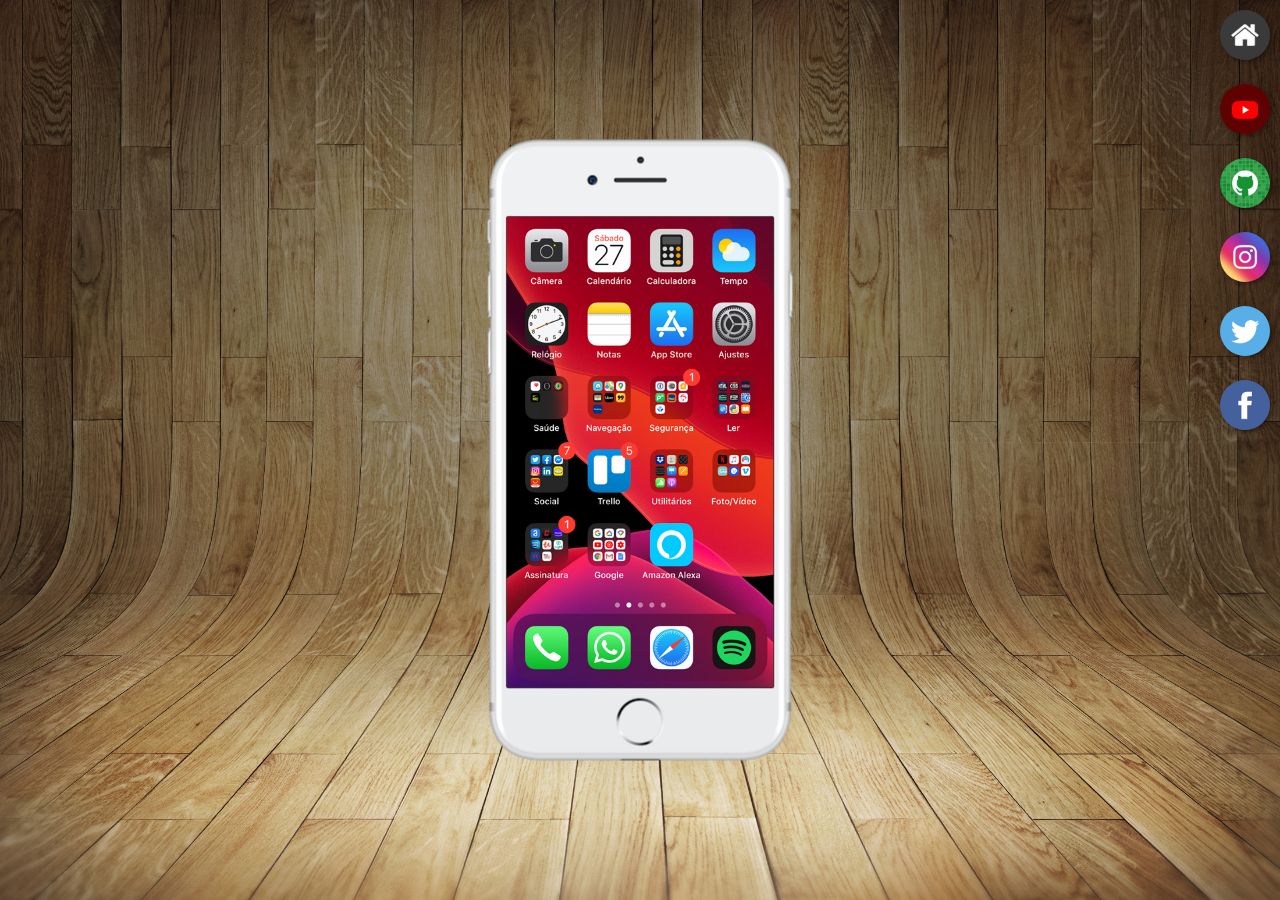
<file: index.html>
<!DOCTYPE html>
<html lang="pt-BR">
<head>
    <meta charset="UTF-8">
    <meta http-equiv="X-UA-Compatible" content="IE=edge">
    <meta name="viewport" content="width=device-width, initial-scale=1.0">
    <title>Projeto Redes Sociais</title>
    <link rel="shortcut icon" href="favicon.ico" type="image/x-icon">
    <link rel="stylesheet" href="estilos/style.css">
    
</head>
<body>

    <main>
        <section id="telefone">
            <iframe src="home.html" frameborder="0" name="tela" id="tela">Seu navegador não é compatível</iframe>
        </section>

        <section id="redes-sociais">

            <a href="home.html" target="tela"><img src="imagens/logo-home.jpg" alt=""></a><br>

            <a href="youtube.html" target="tela"><img src="imagens/logo-youtube.jpg" alt=""></a><br>

            <a href="github.html" target="tela"><img src="imagens/logo-github.jpg" alt=""></a><br>

            <a href="insta.html" target="tela"><img src="imagens/logo-instagram.jpg" alt=""></a><br>

            <a href="twitter.html" target="tela"><img src="imagens/logo-twitter.jpg" alt=""></a><br>

            <a href="facebook.html" target="tela"><img src="imagens/logo-facebook.jpg" alt=""></a>

        </section>

    </main>

        
</body>


</html>
</file>
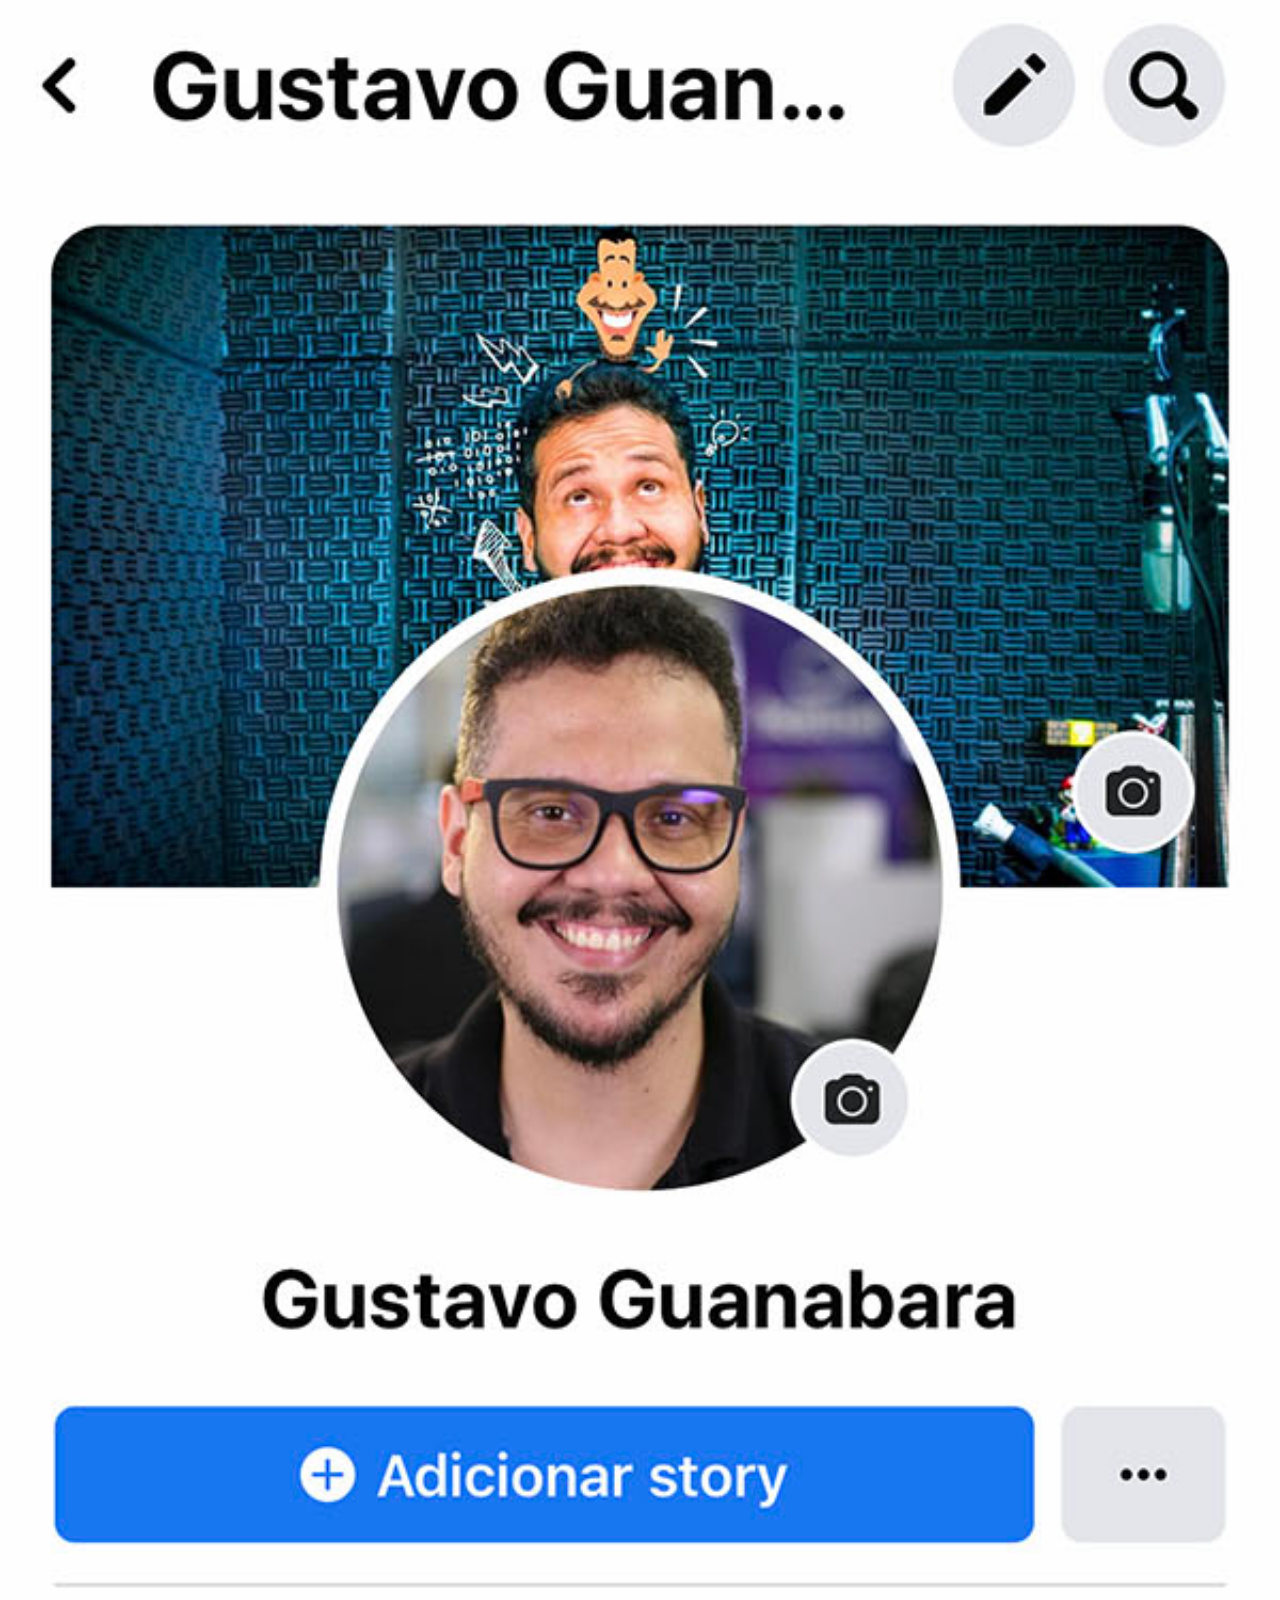
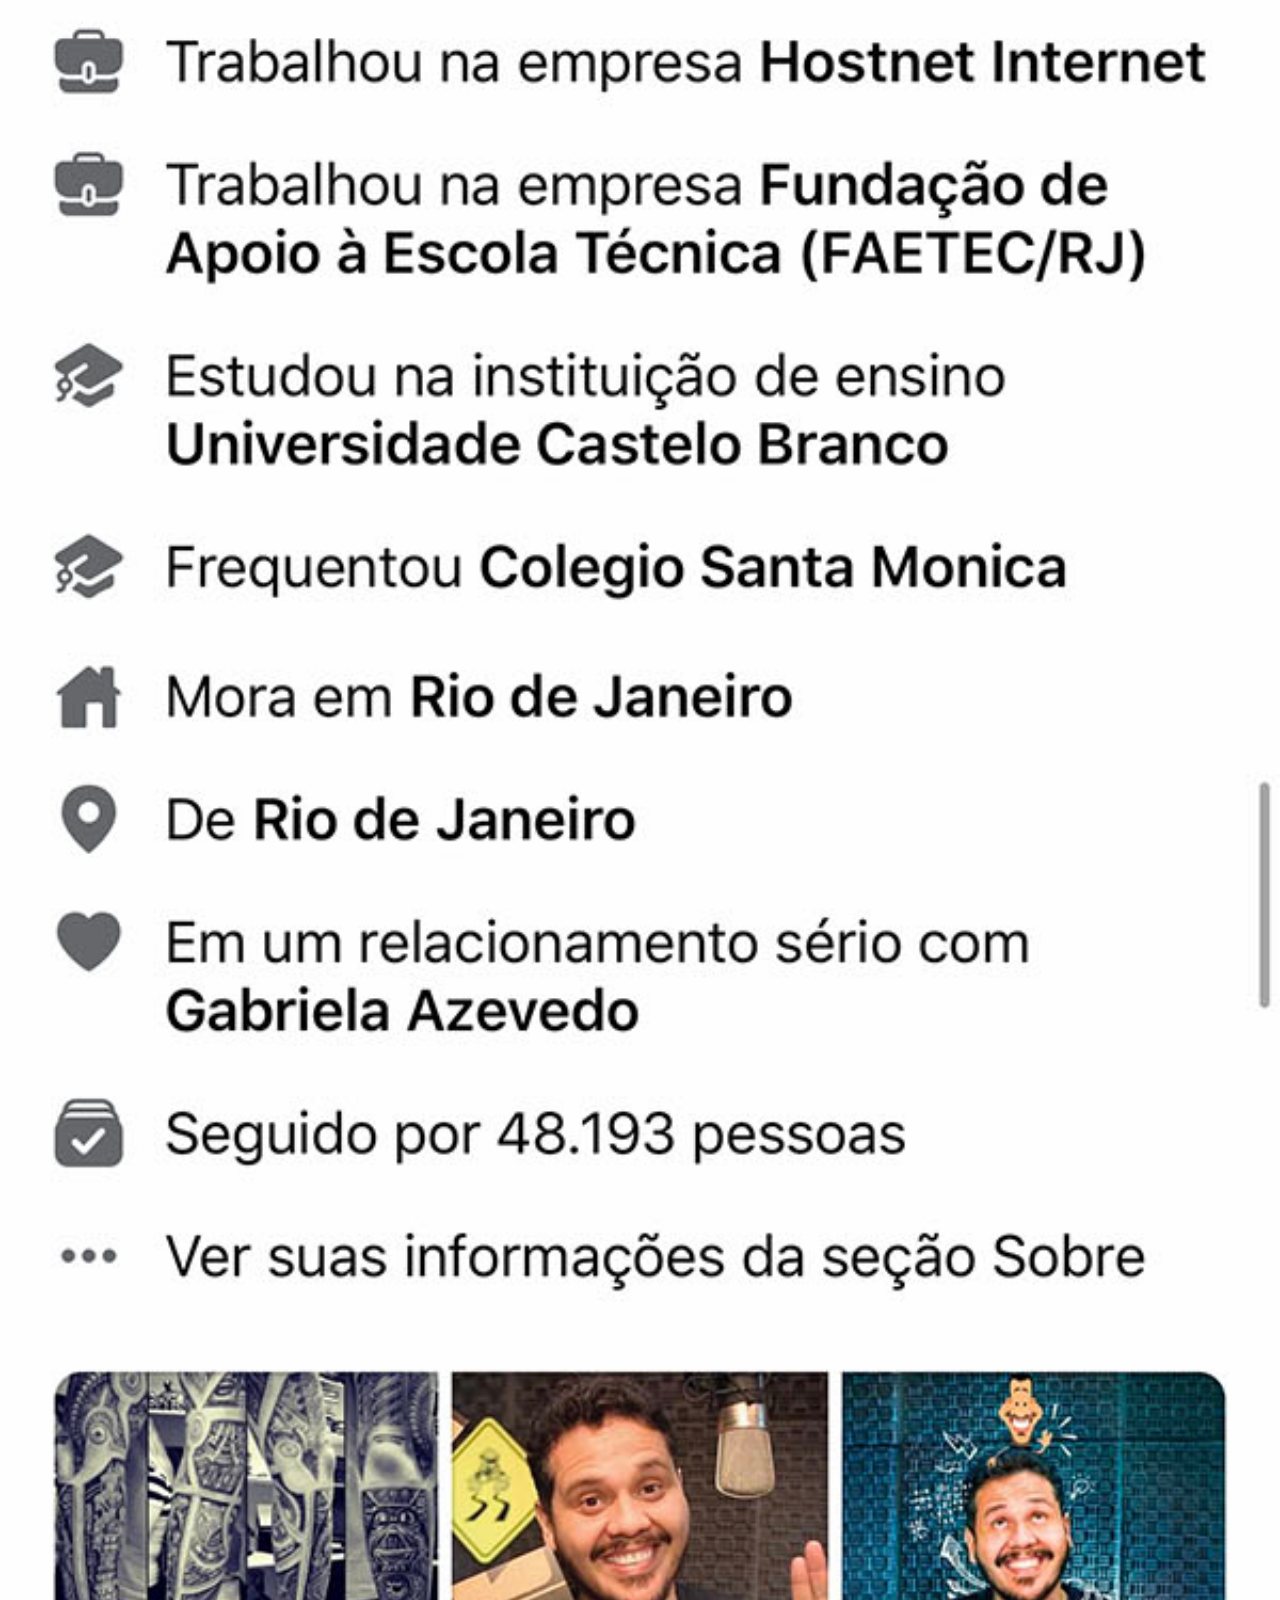
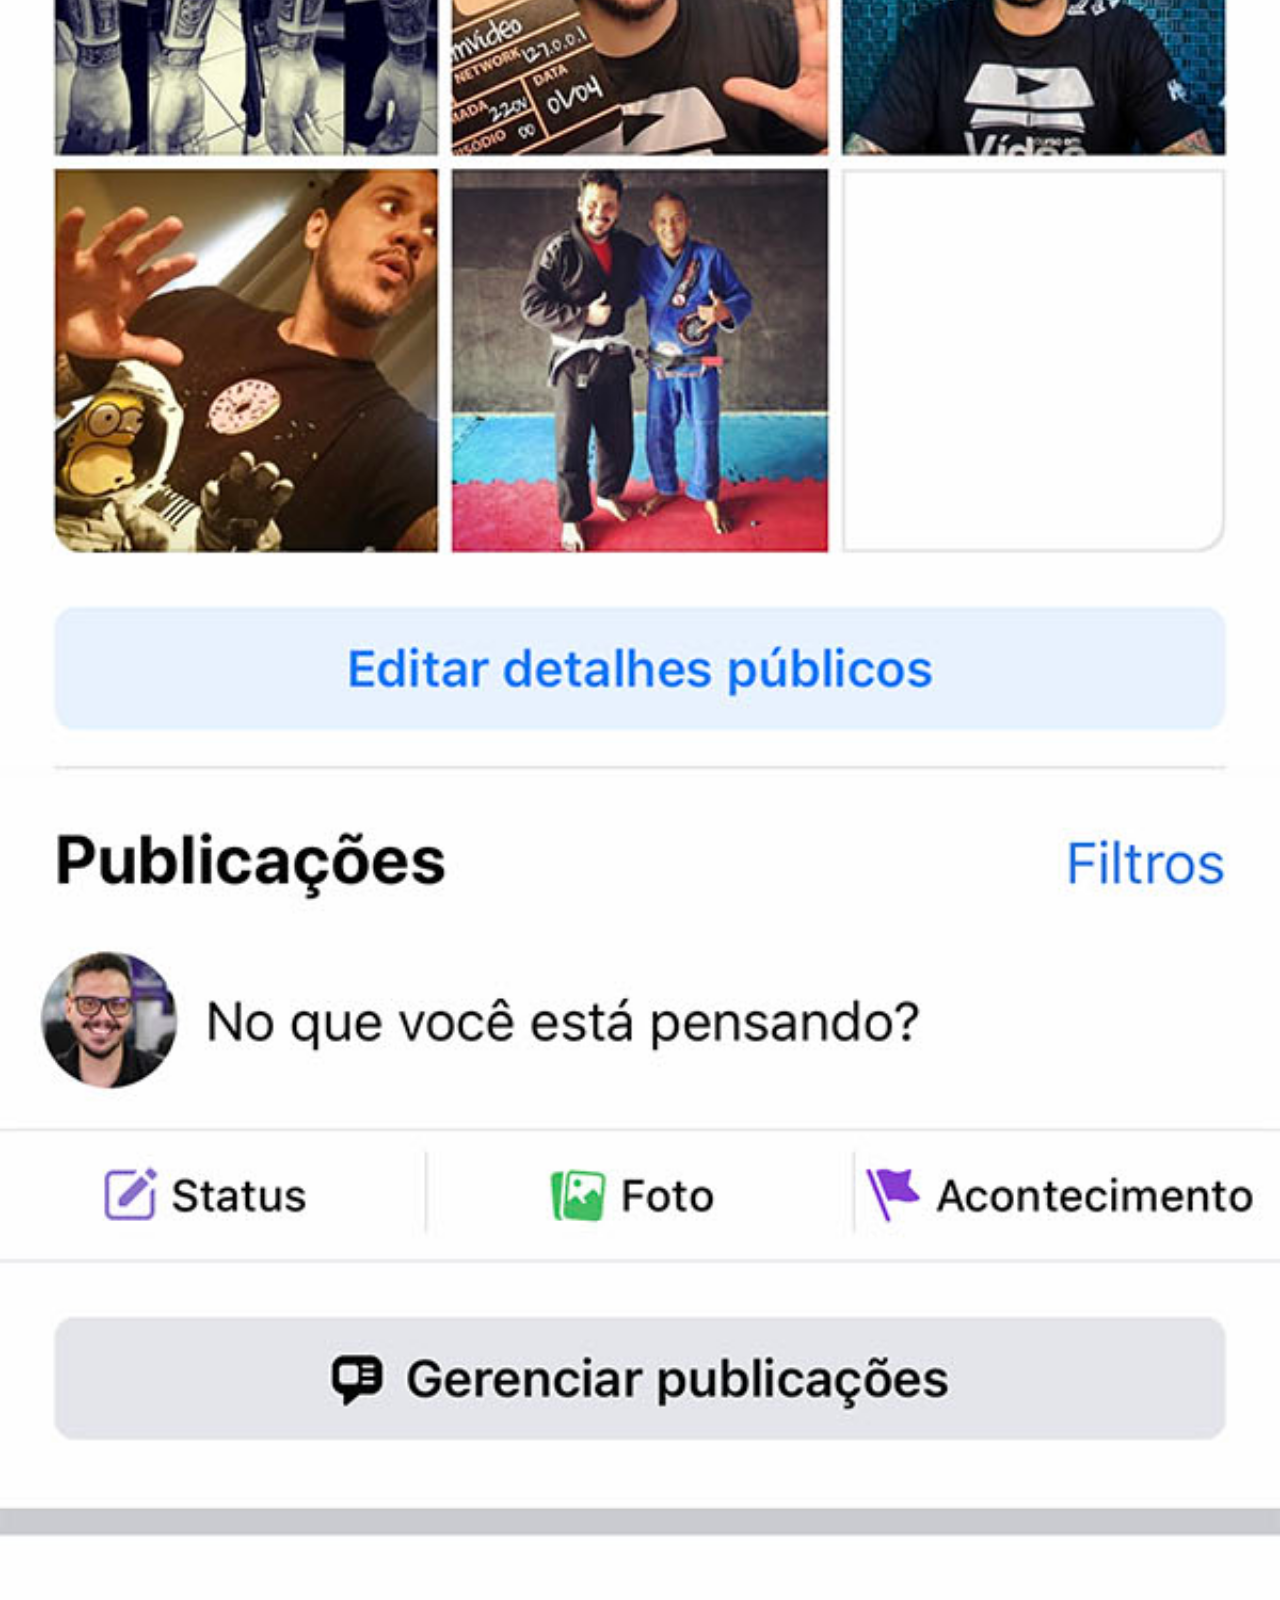
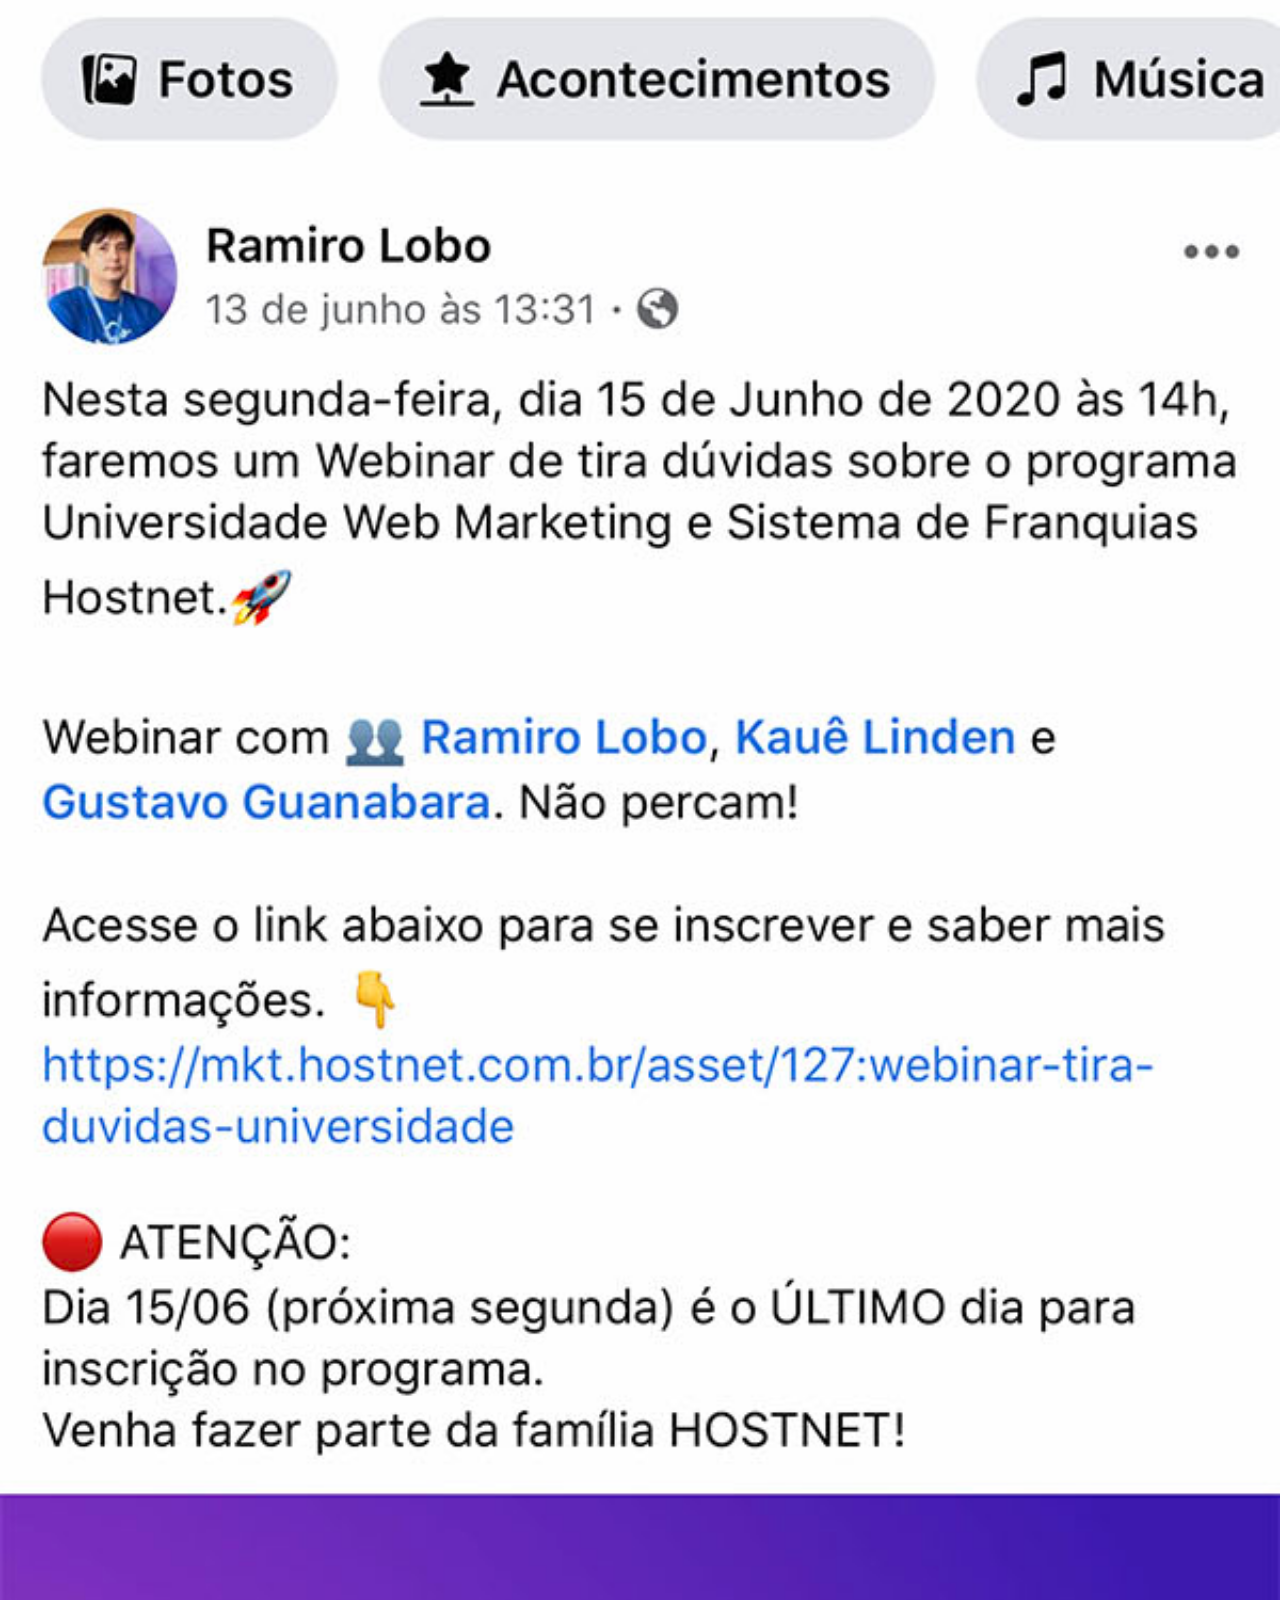
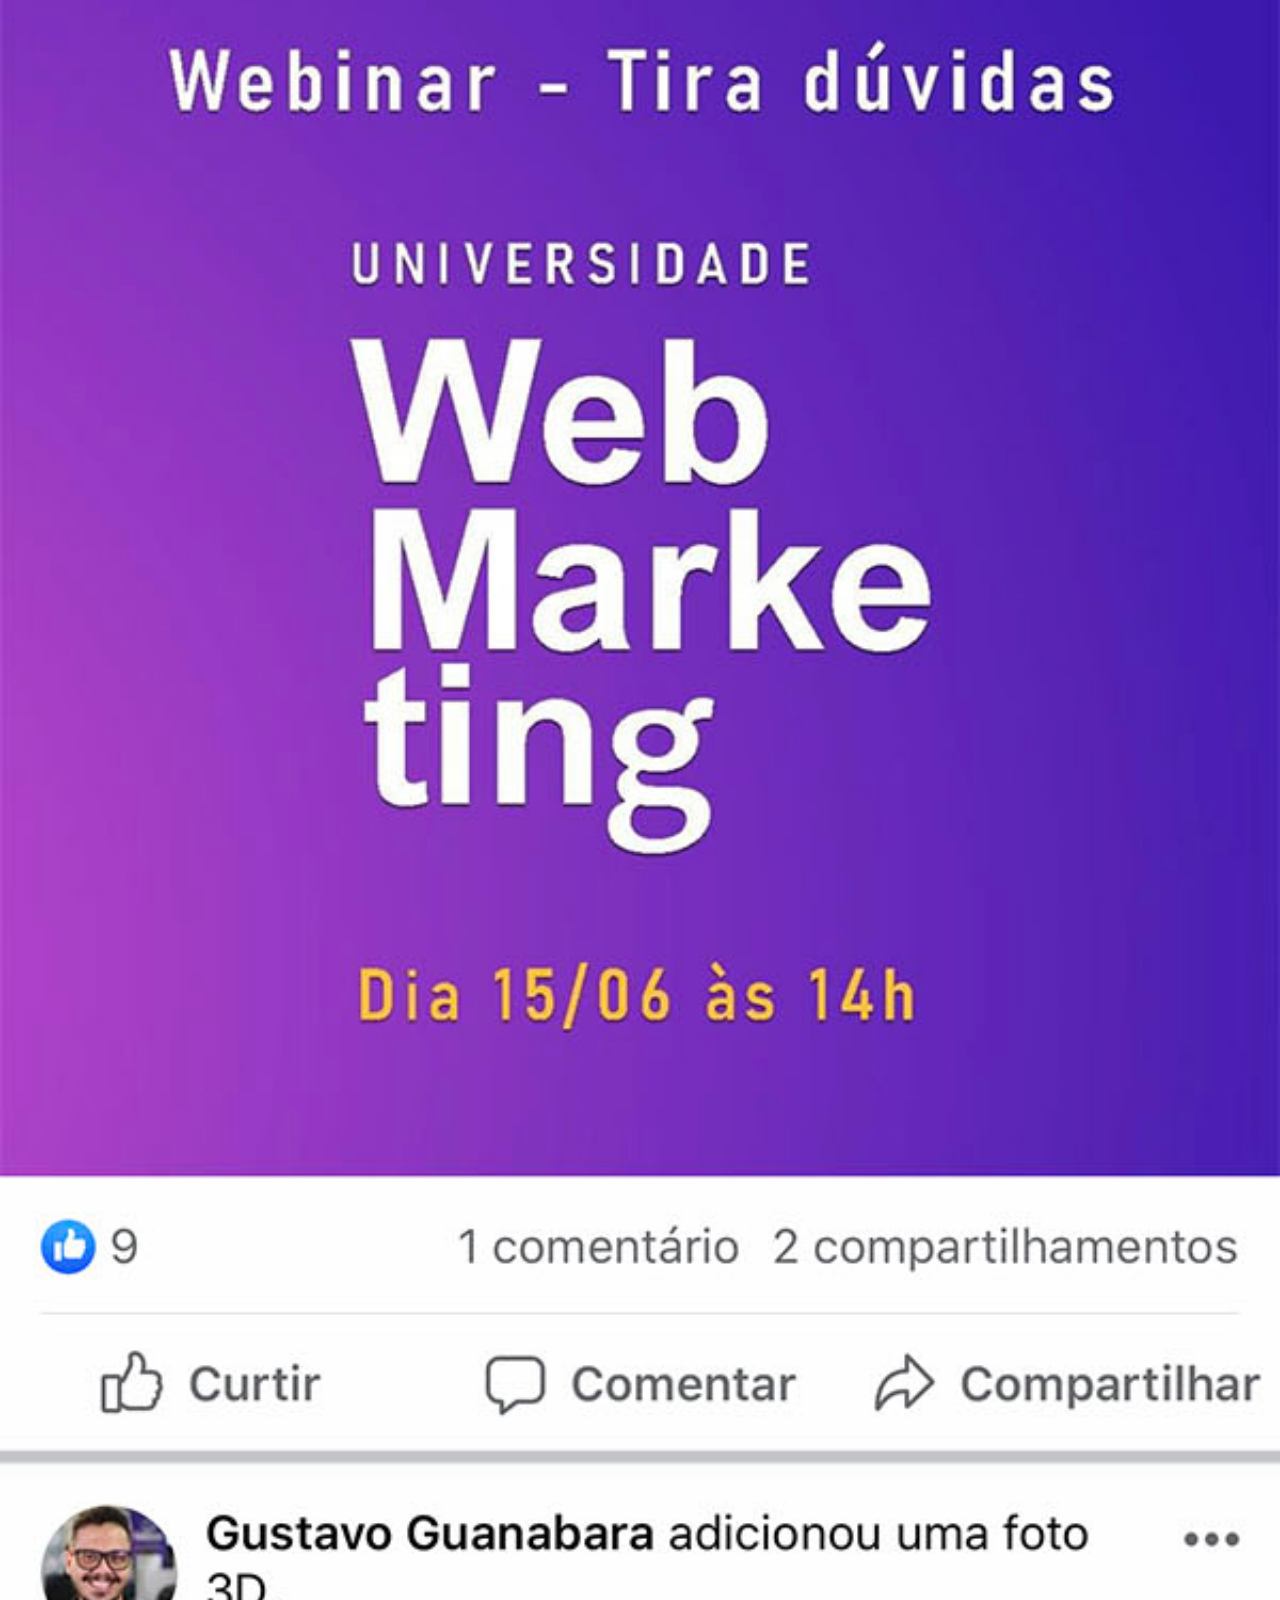
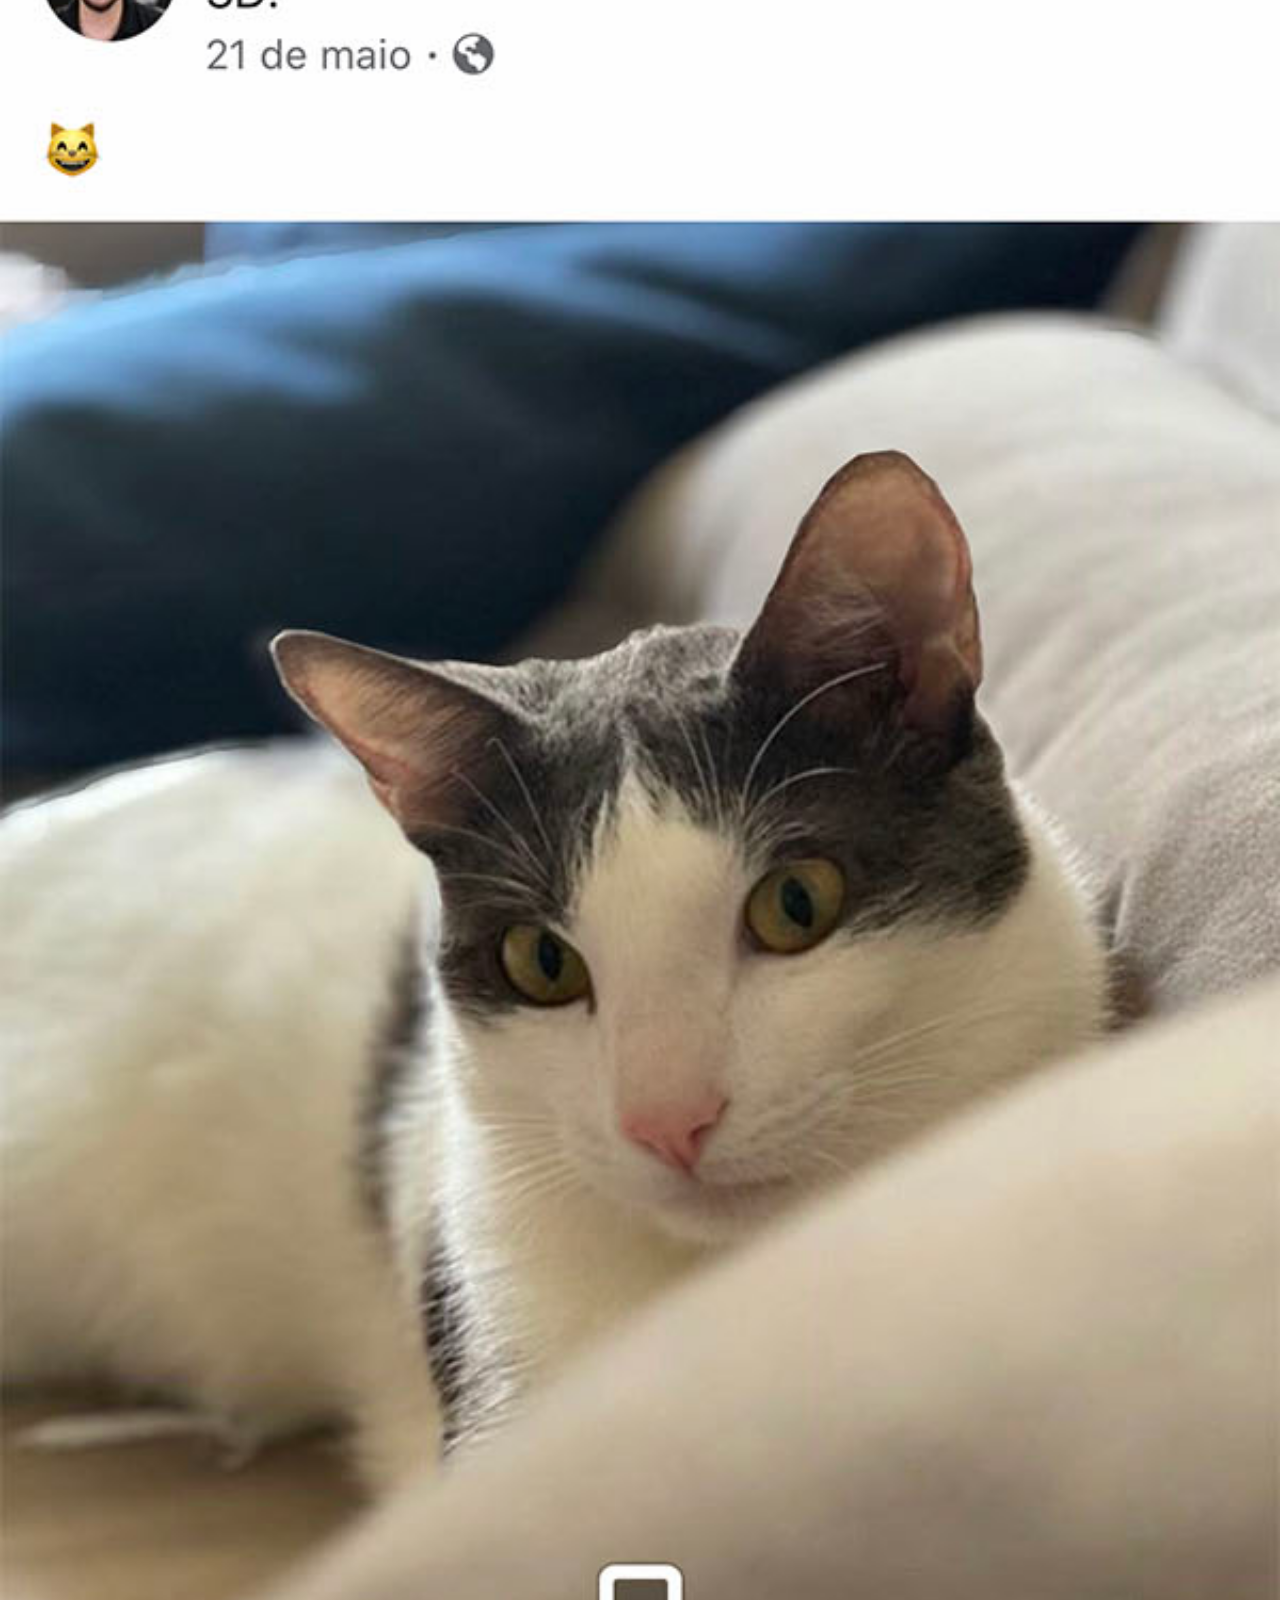
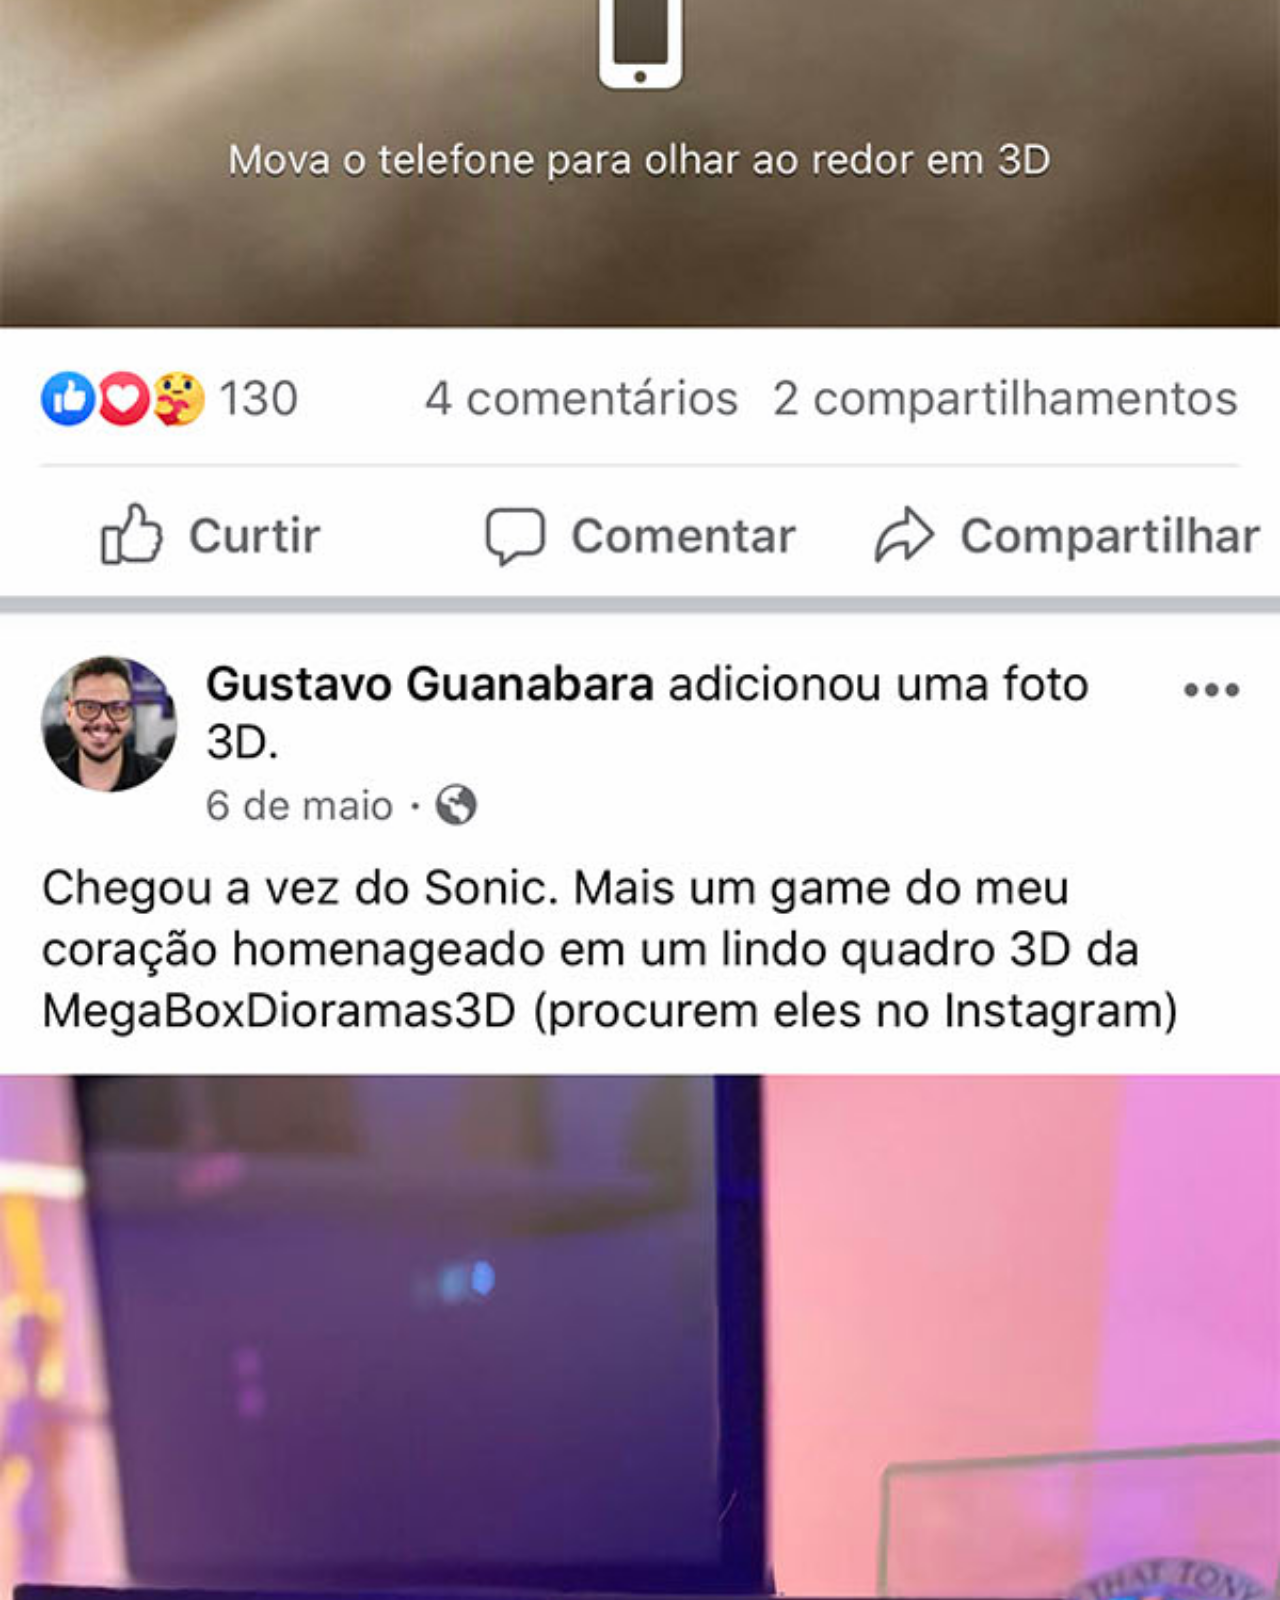
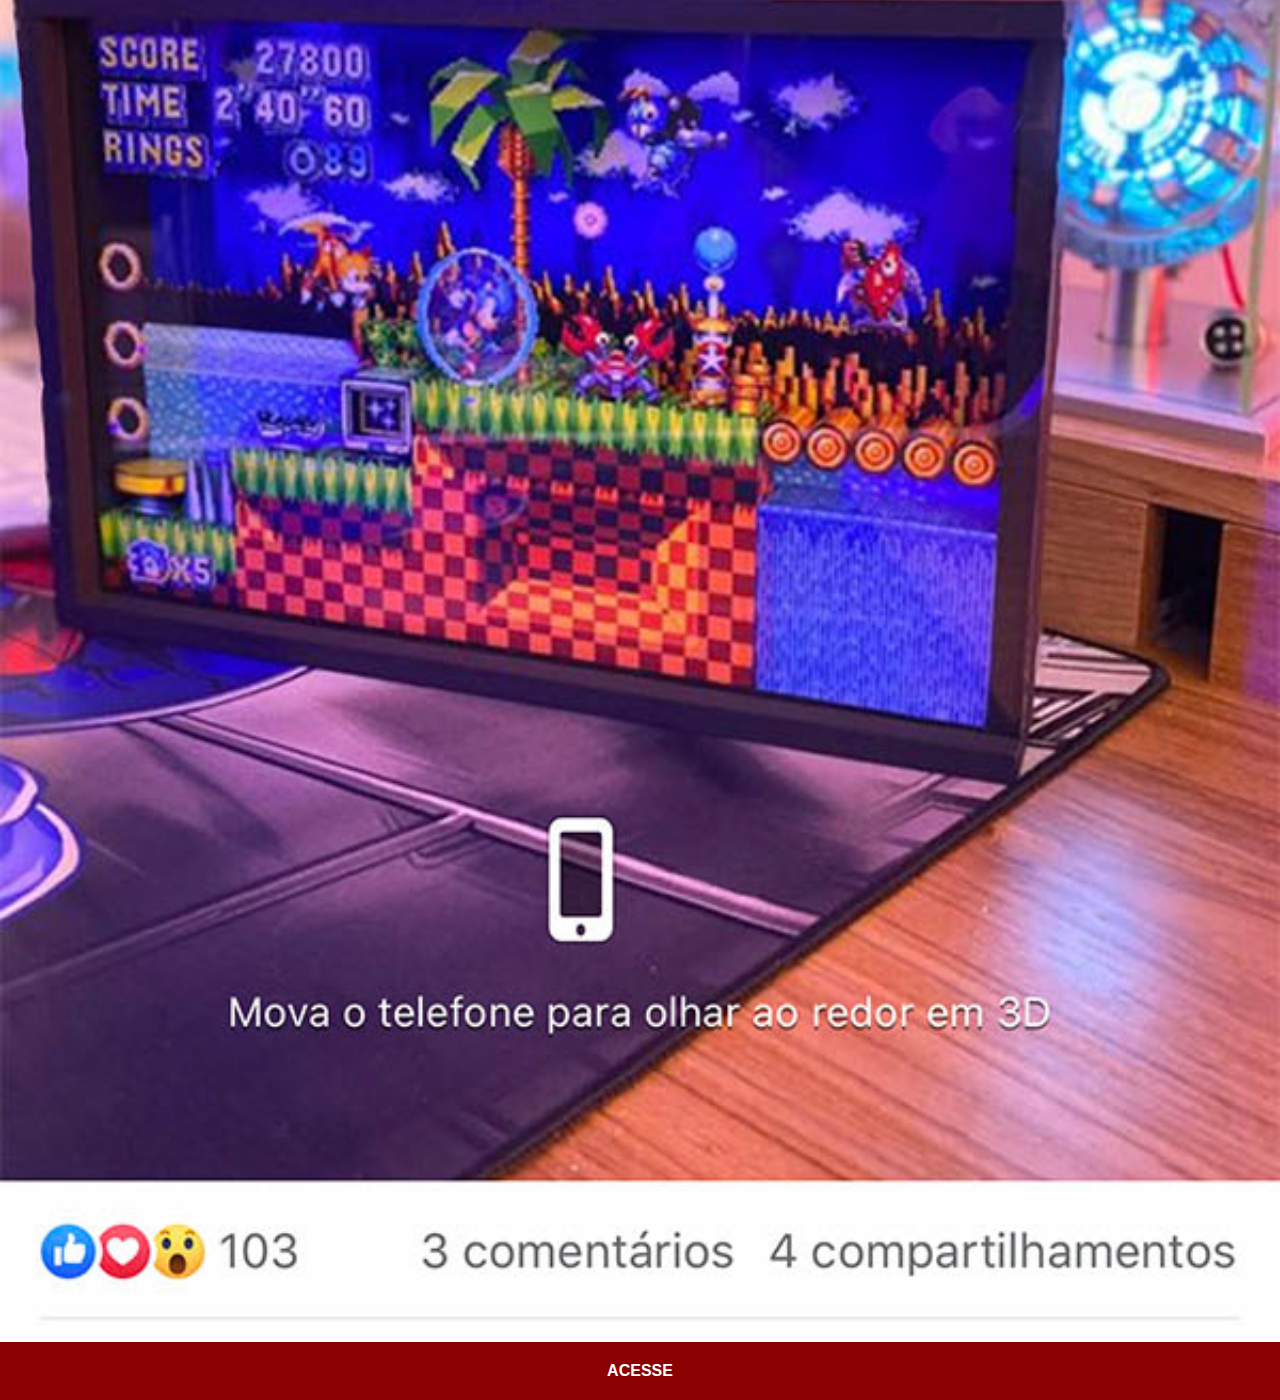
<file: facebook.html>
<!DOCTYPE html>
<html lang="pt-BR">
<head>
    <meta charset="UTF-8">
    <meta http-equiv="X-UA-Compatible" content="IE=edge">
    <meta name="viewport" content="width=device-width, initial-scale=1.0">
    <title>Facebook</title>
    <link rel="stylesheet" href="estilos/social.css">
</head>
<body>

    <img src="imagens/tela-facebook.jpg" alt="Youtube">

    <a href="https://www.facebook.com/" target="_blank">ACESSE</a>


    
</body>
</html>
</file>
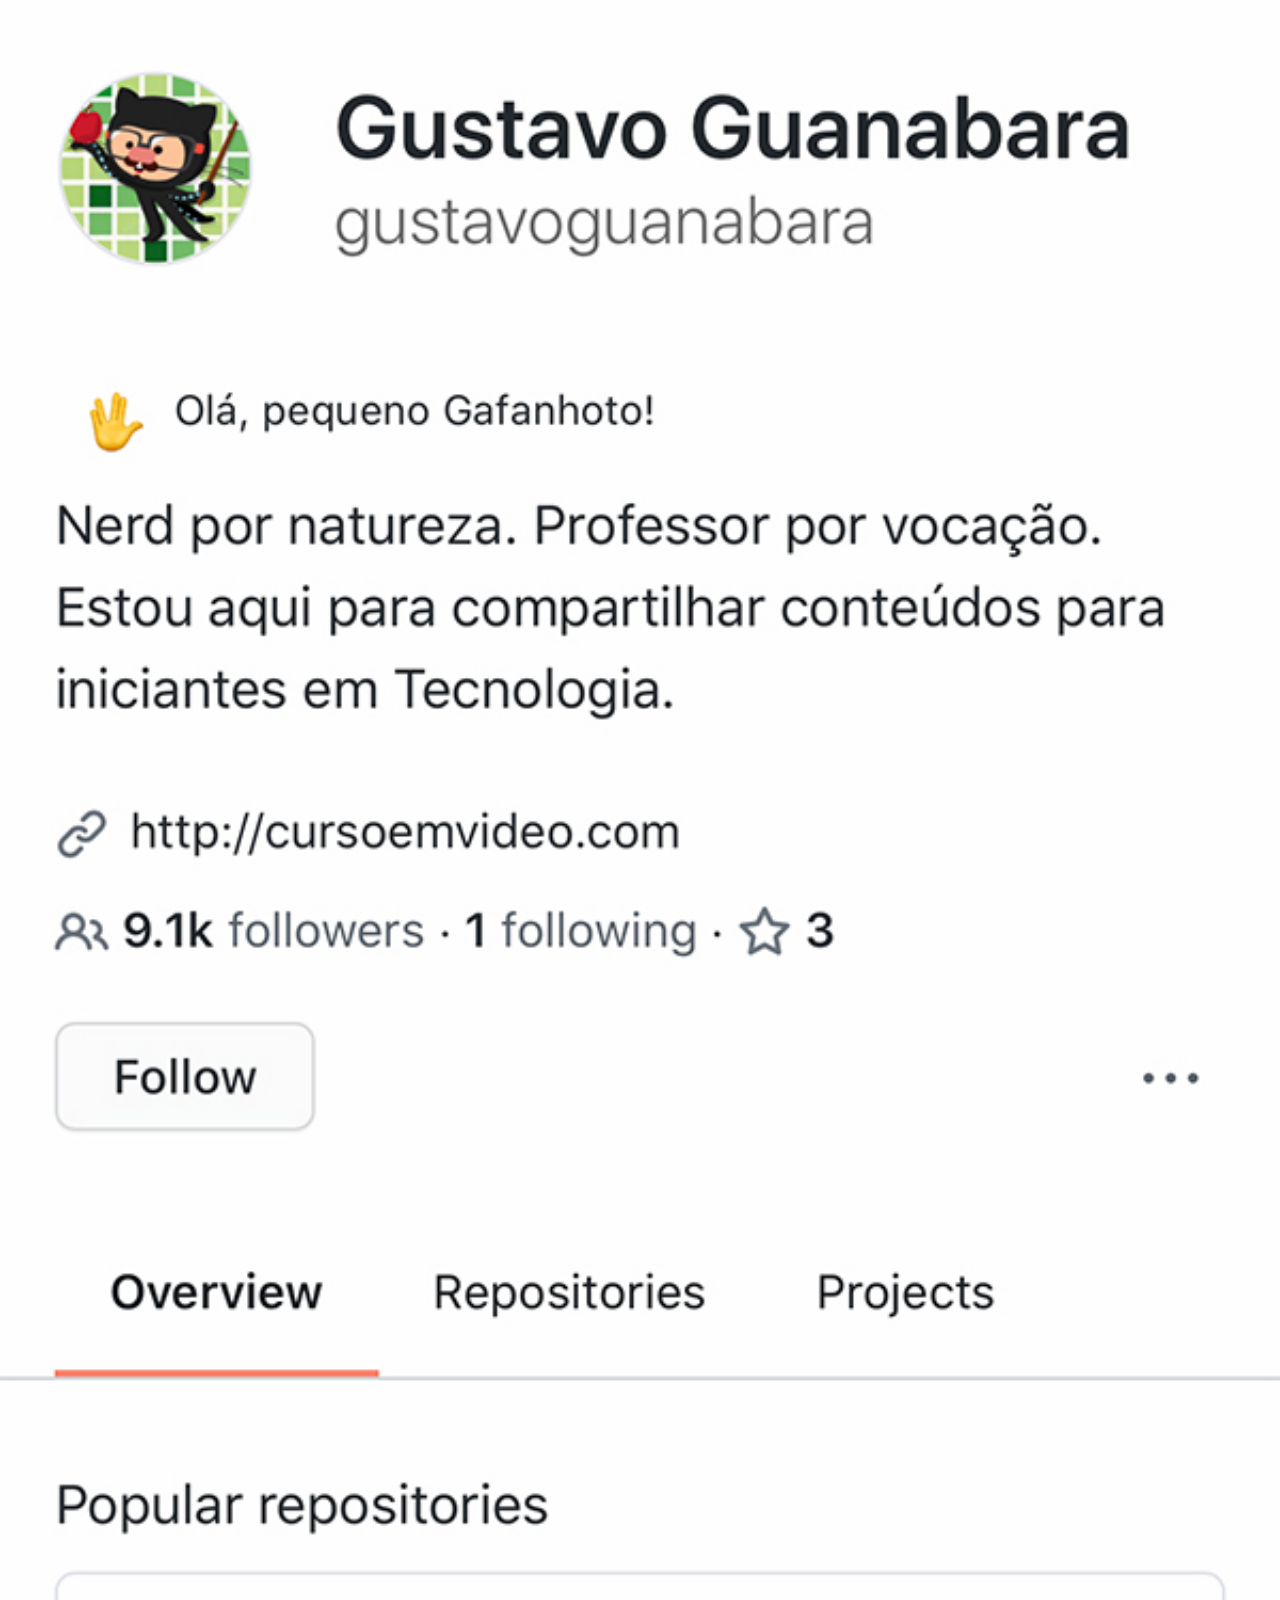
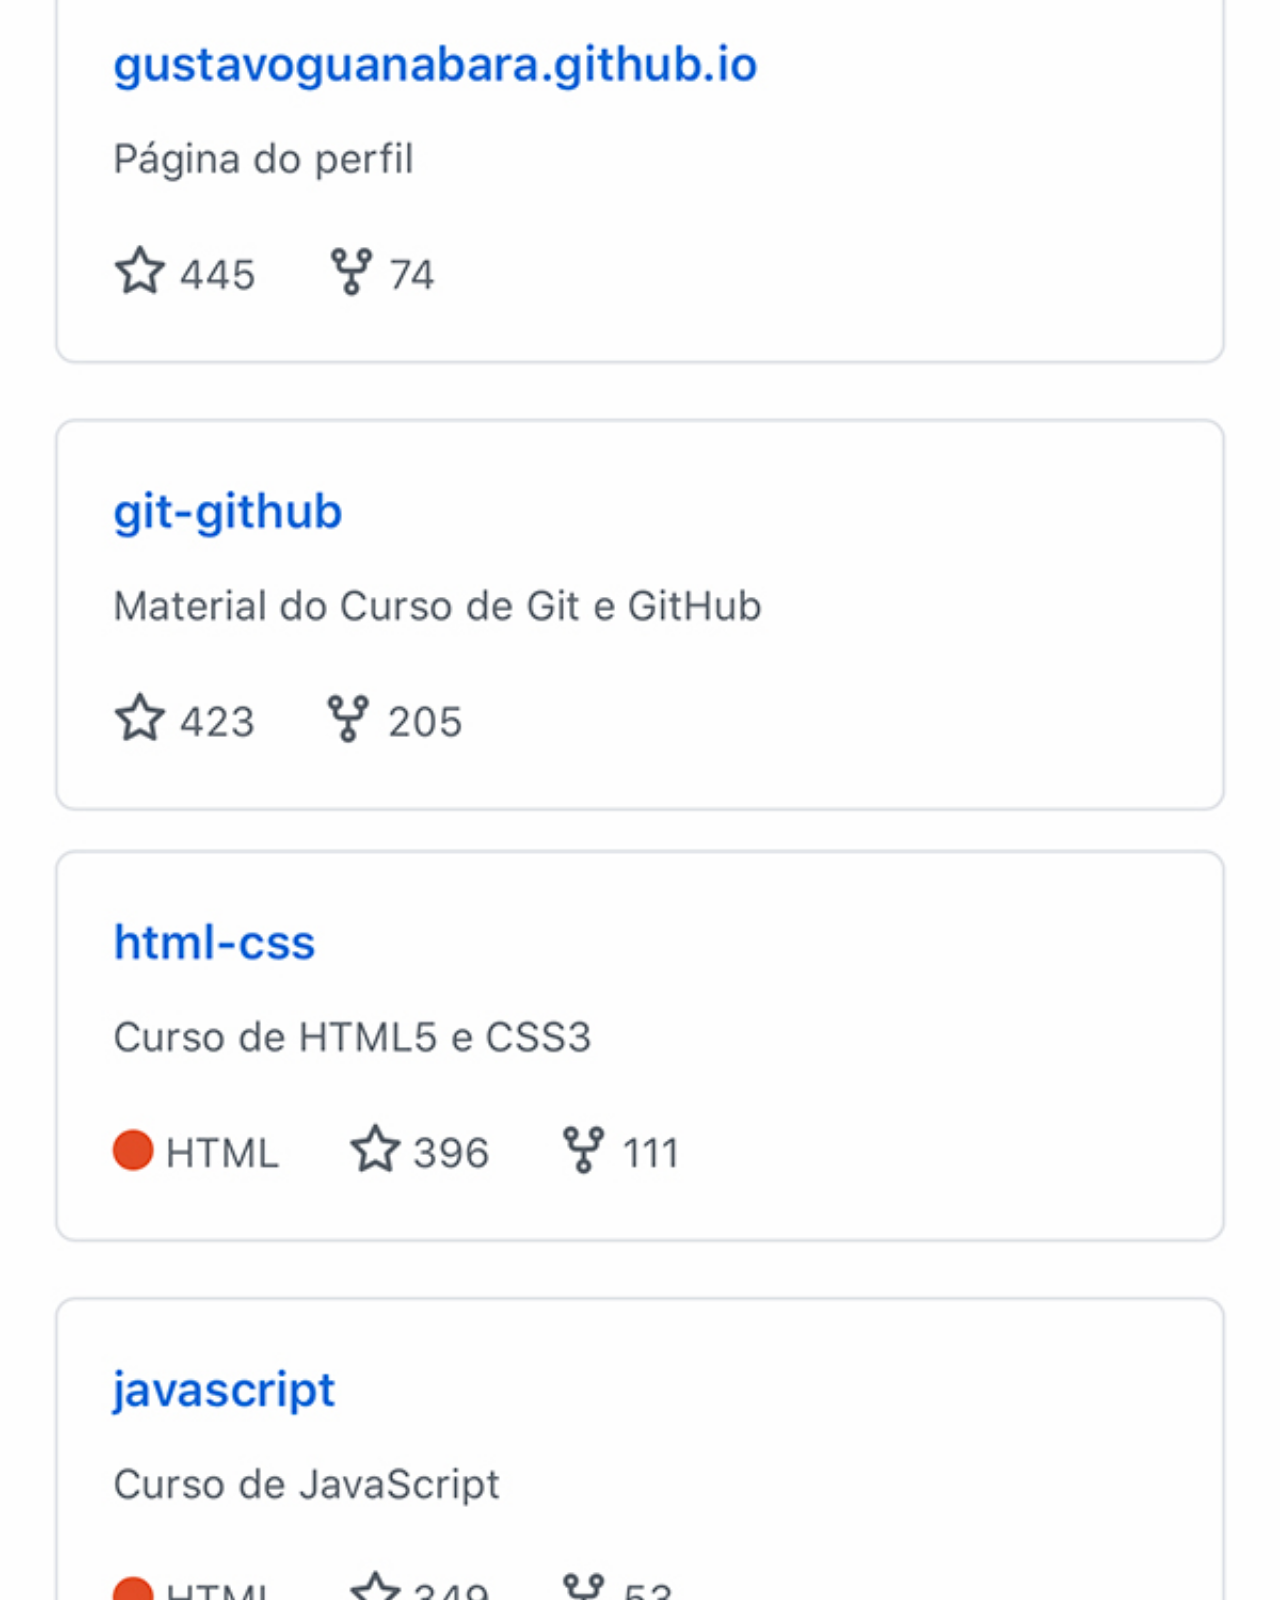
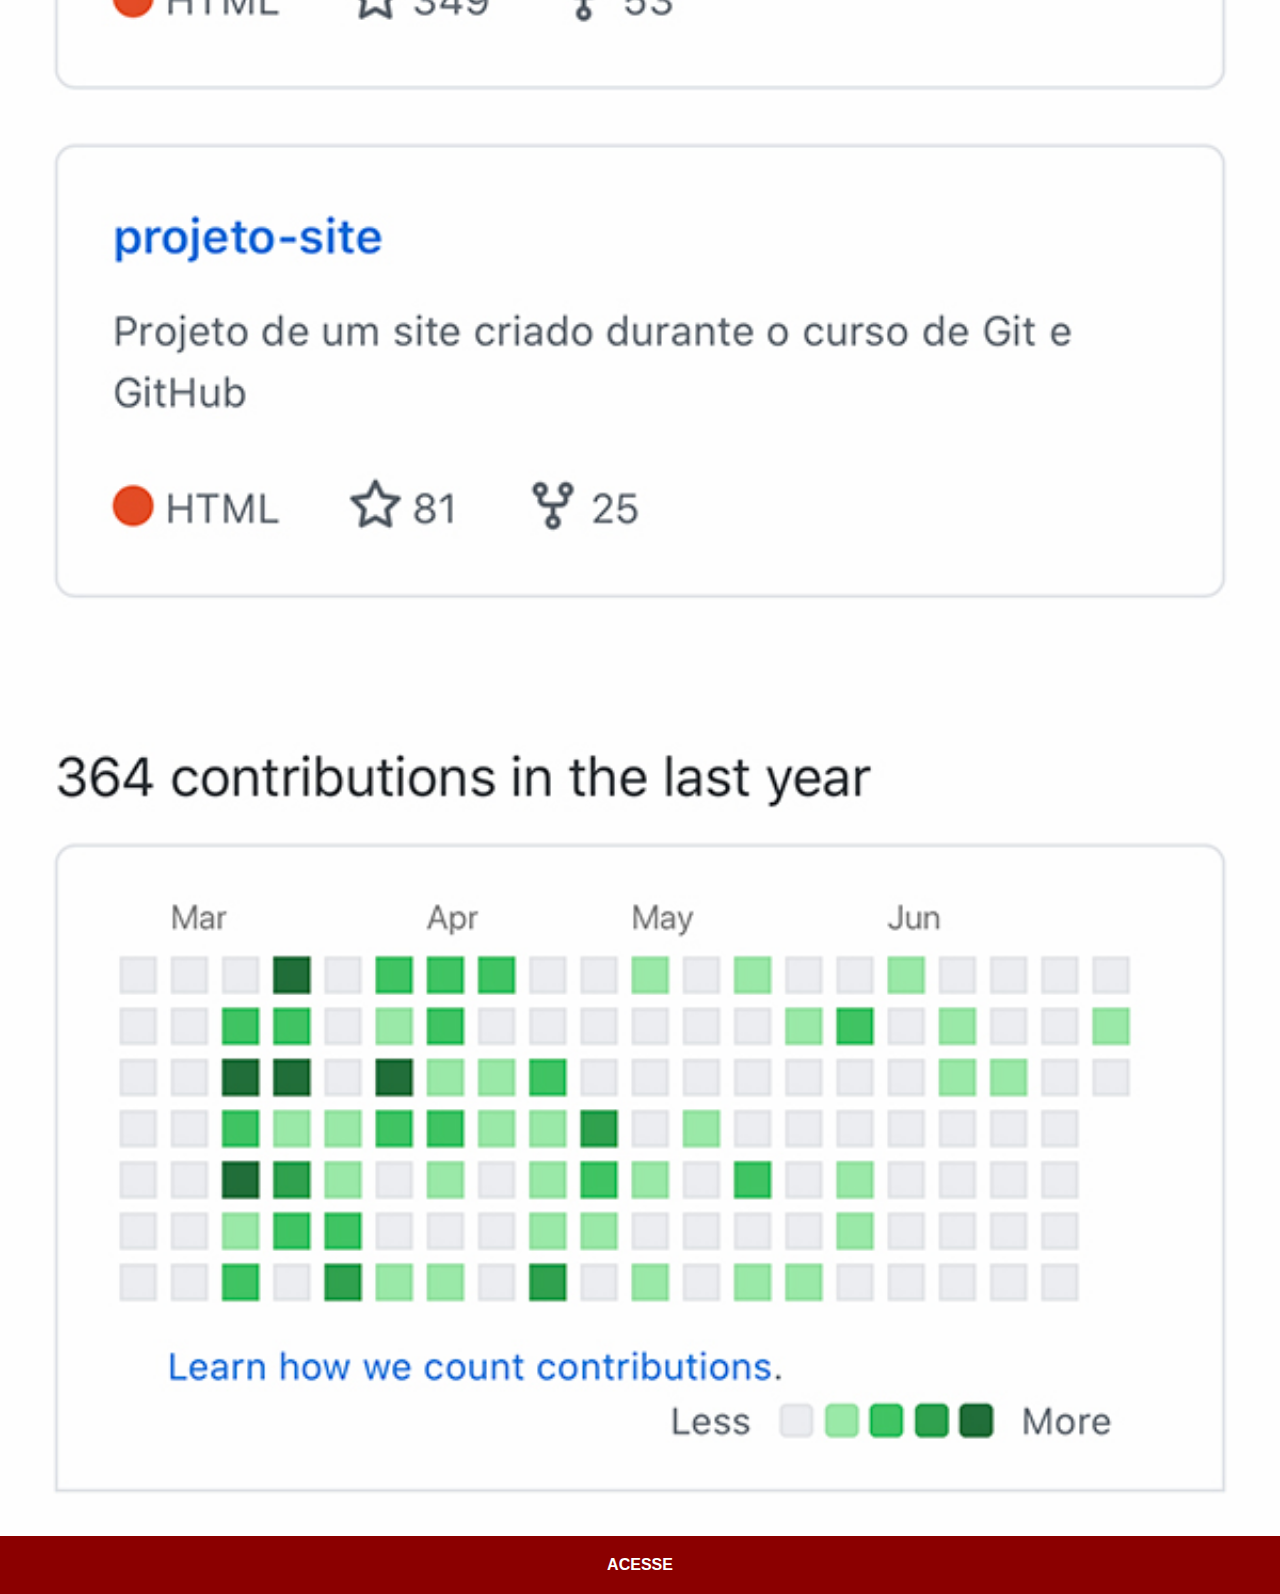
<file: github.html>
<!DOCTYPE html>
<html lang="pt-BR">
<head>
    <meta charset="UTF-8">
    <meta http-equiv="X-UA-Compatible" content="IE=edge">
    <meta name="viewport" content="width=device-width, initial-scale=1.0">
    <title>Github</title>
    <link rel="stylesheet" href="estilos/social.css">
</head>
<body>

    <img src="imagens/tela-github.jpg" alt="Github">

    <a href="https://github.com/daanielsb" target="_blank">ACESSE</a>


    
</body>
</html>
</file>
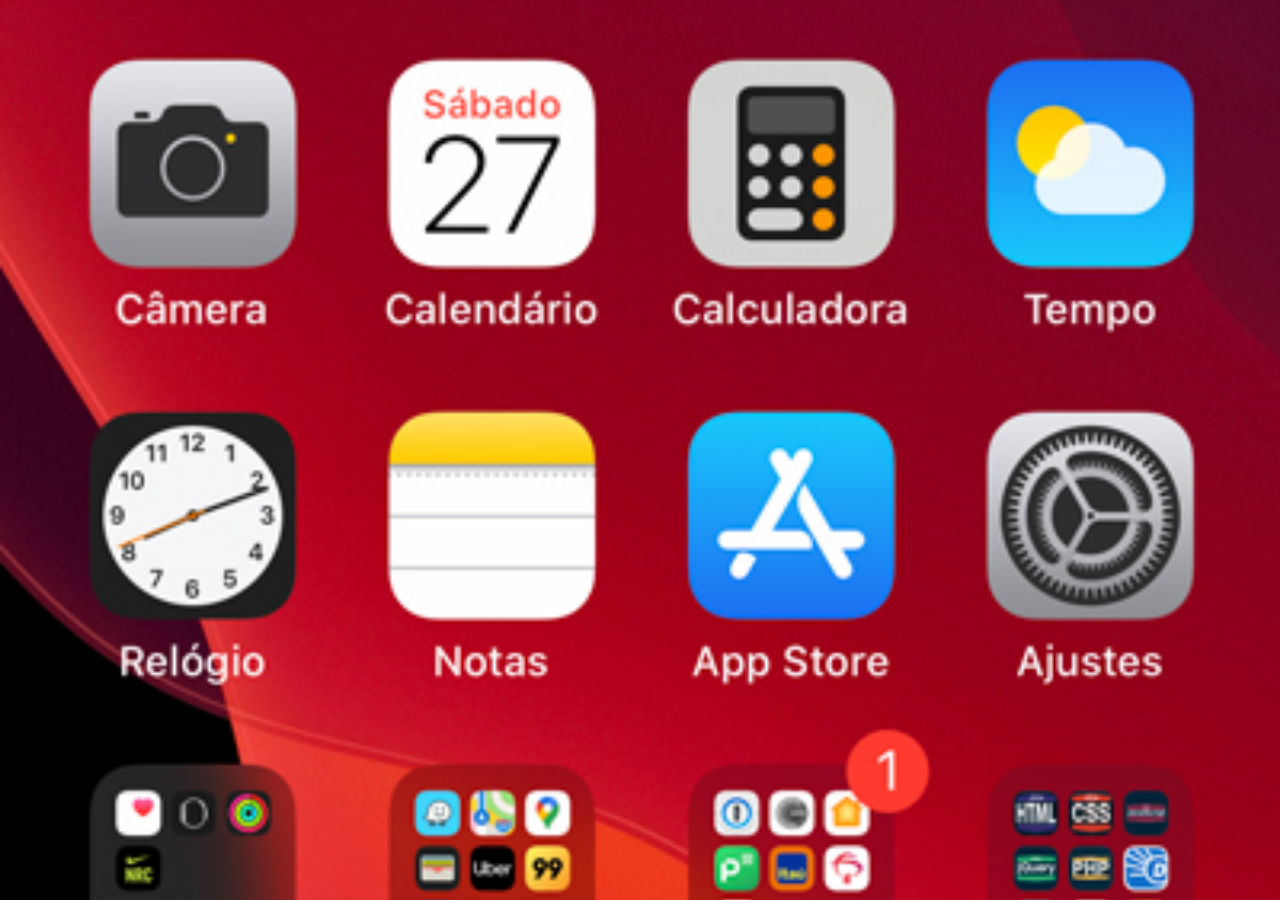
<file: home.html>
<!DOCTYPE html>
<html lang="pt-BR">
<head>
    <meta charset="UTF-8">
    <meta http-equiv="X-UA-Compatible" content="IE=edge">
    <meta name="viewport" content="width=device-width, initial-scale=1.0">
    <title>Home</title>
</head>
<style>
    *{
        margin: 0px;
        padding: 0px;
    }

    body{
        width: 100vw;
        height: 100vh;
        background: black url(imagens/tela-home.jpg) no-repeat top center;
        background-size: cover;
    }
</style>
<body>
    
</body>
</html>
</file>
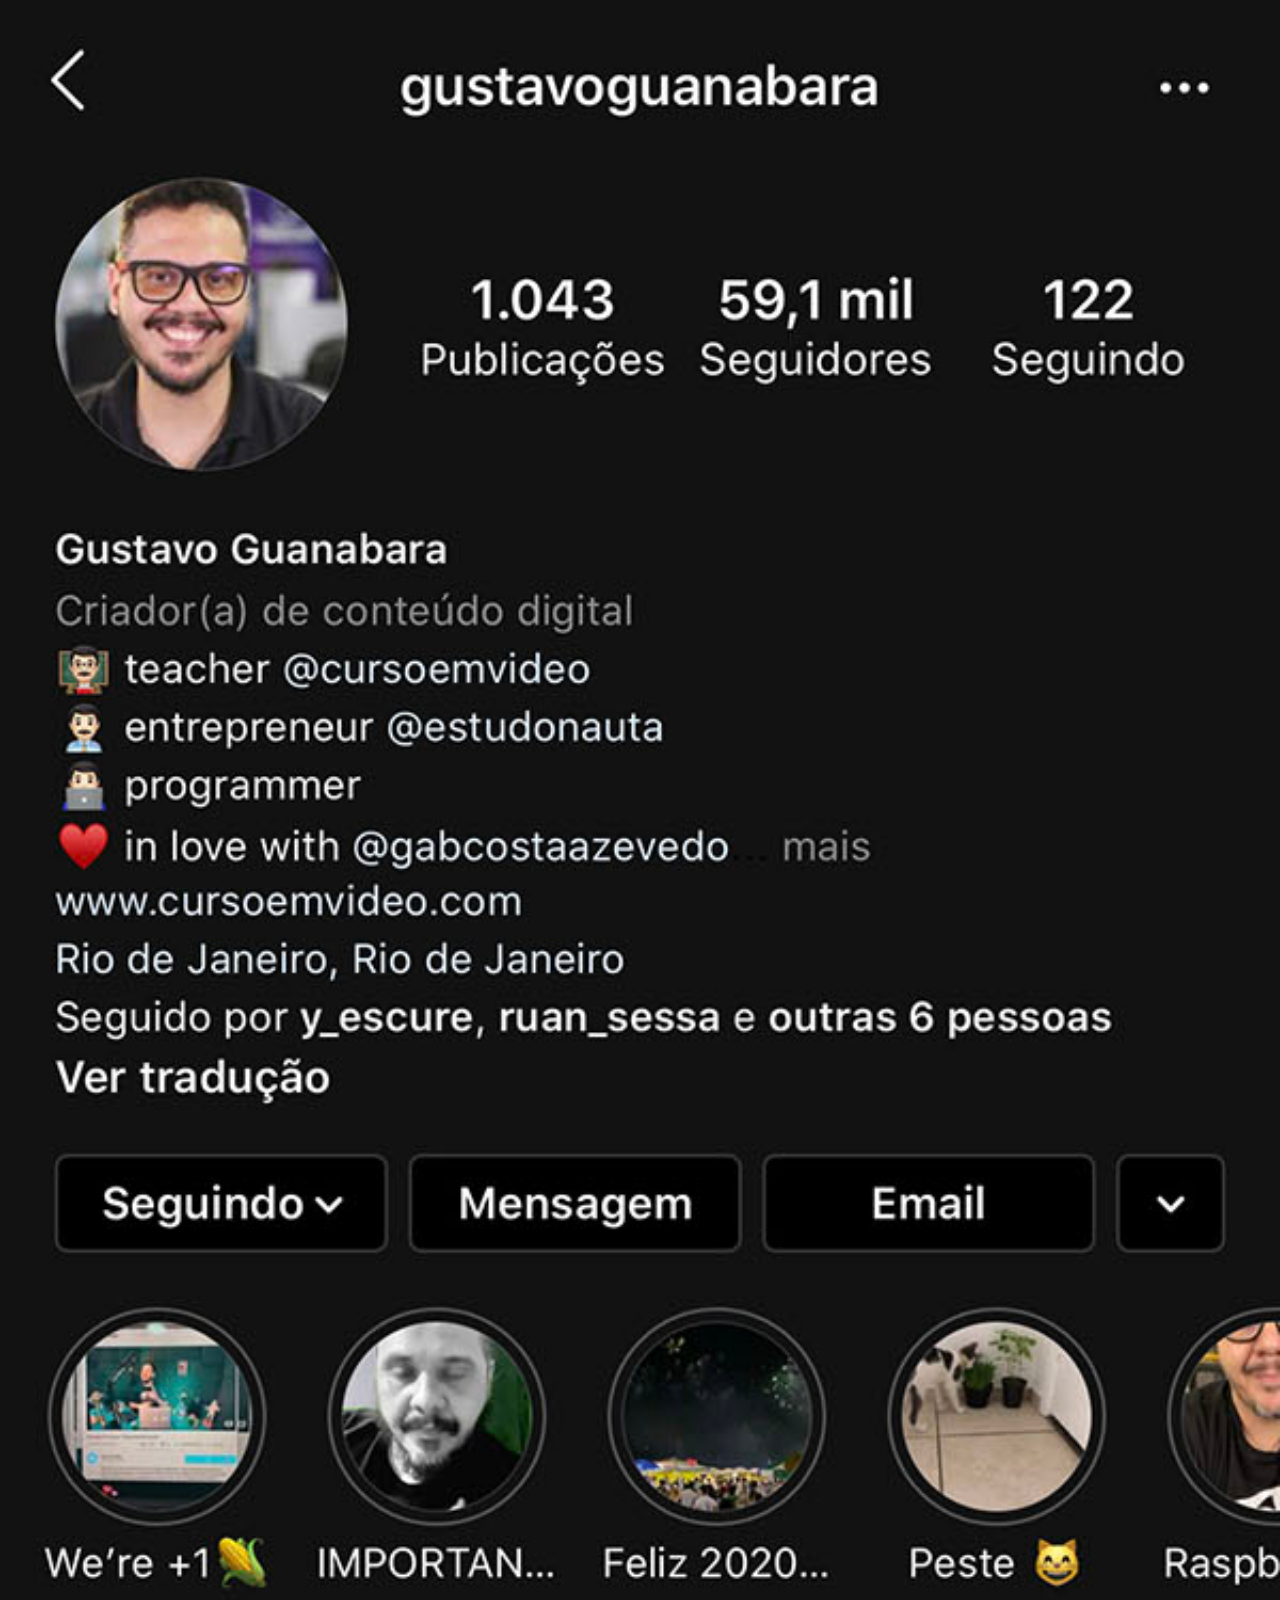
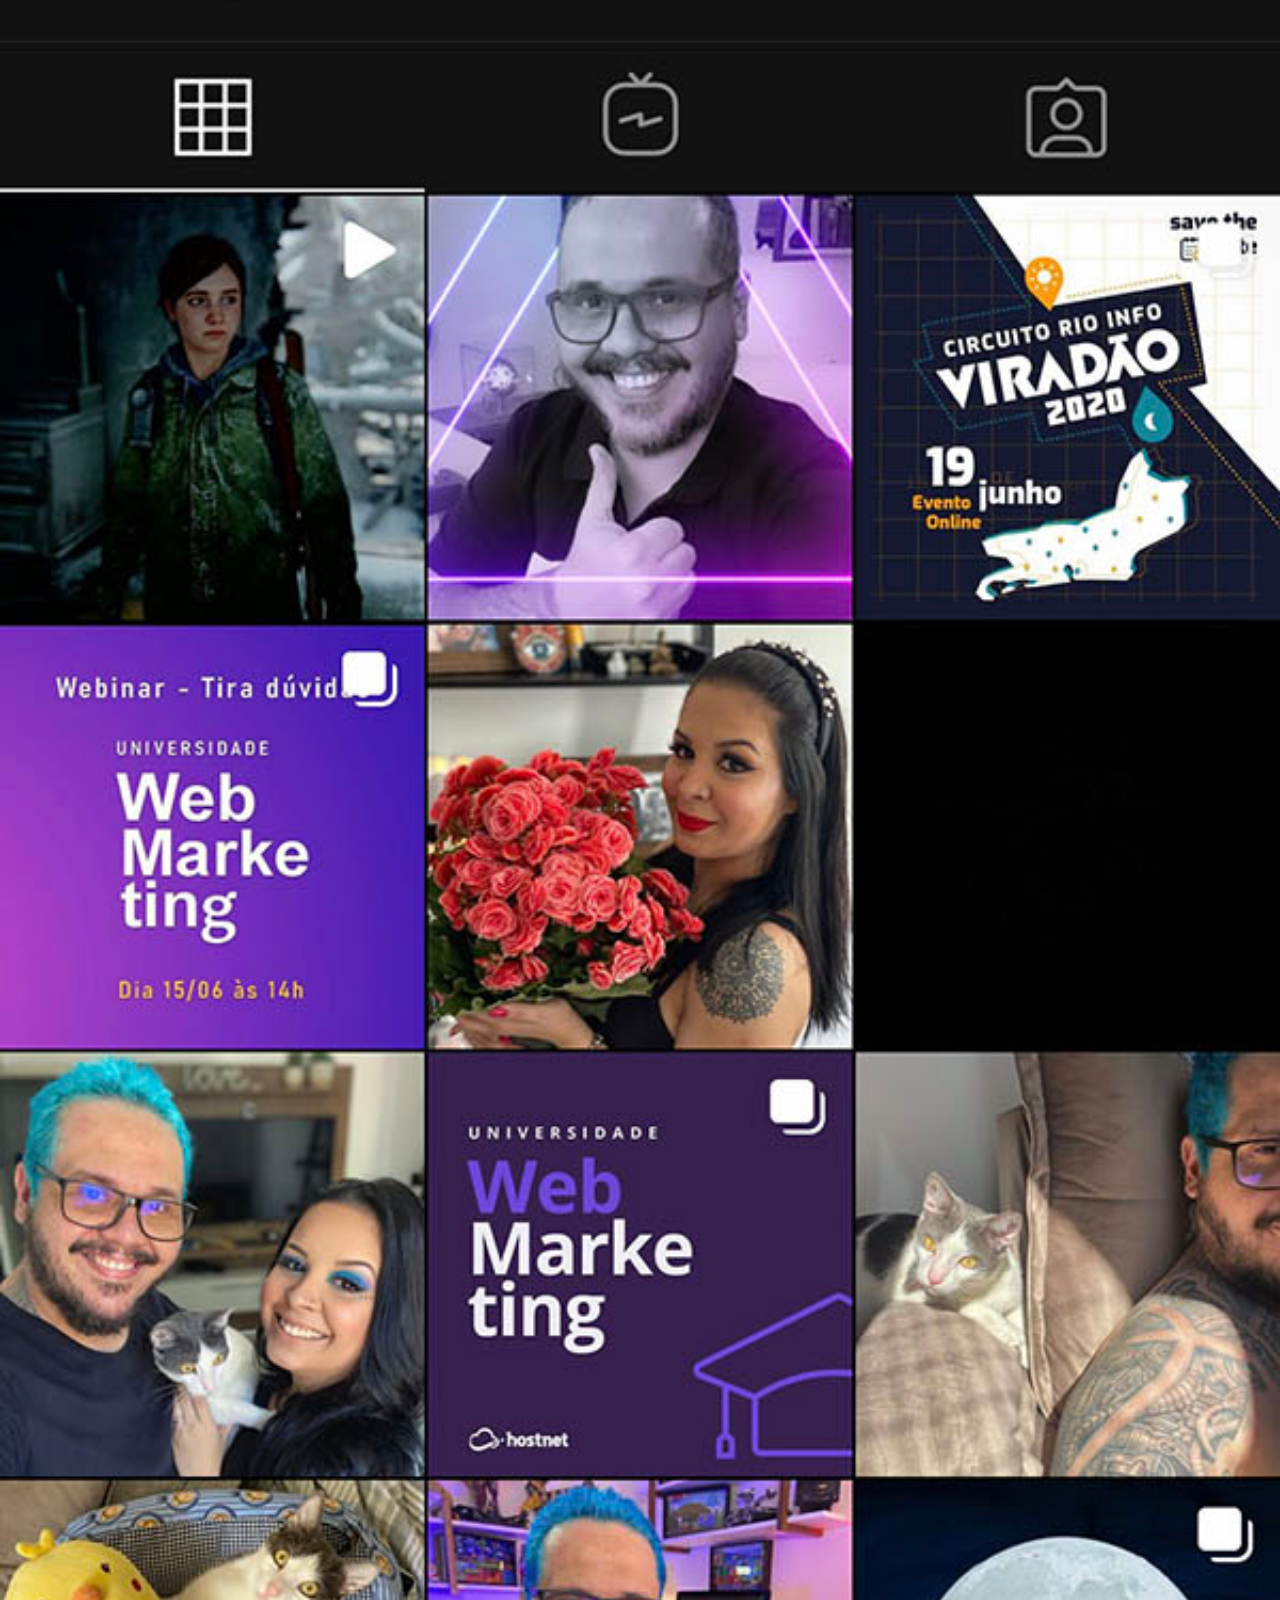
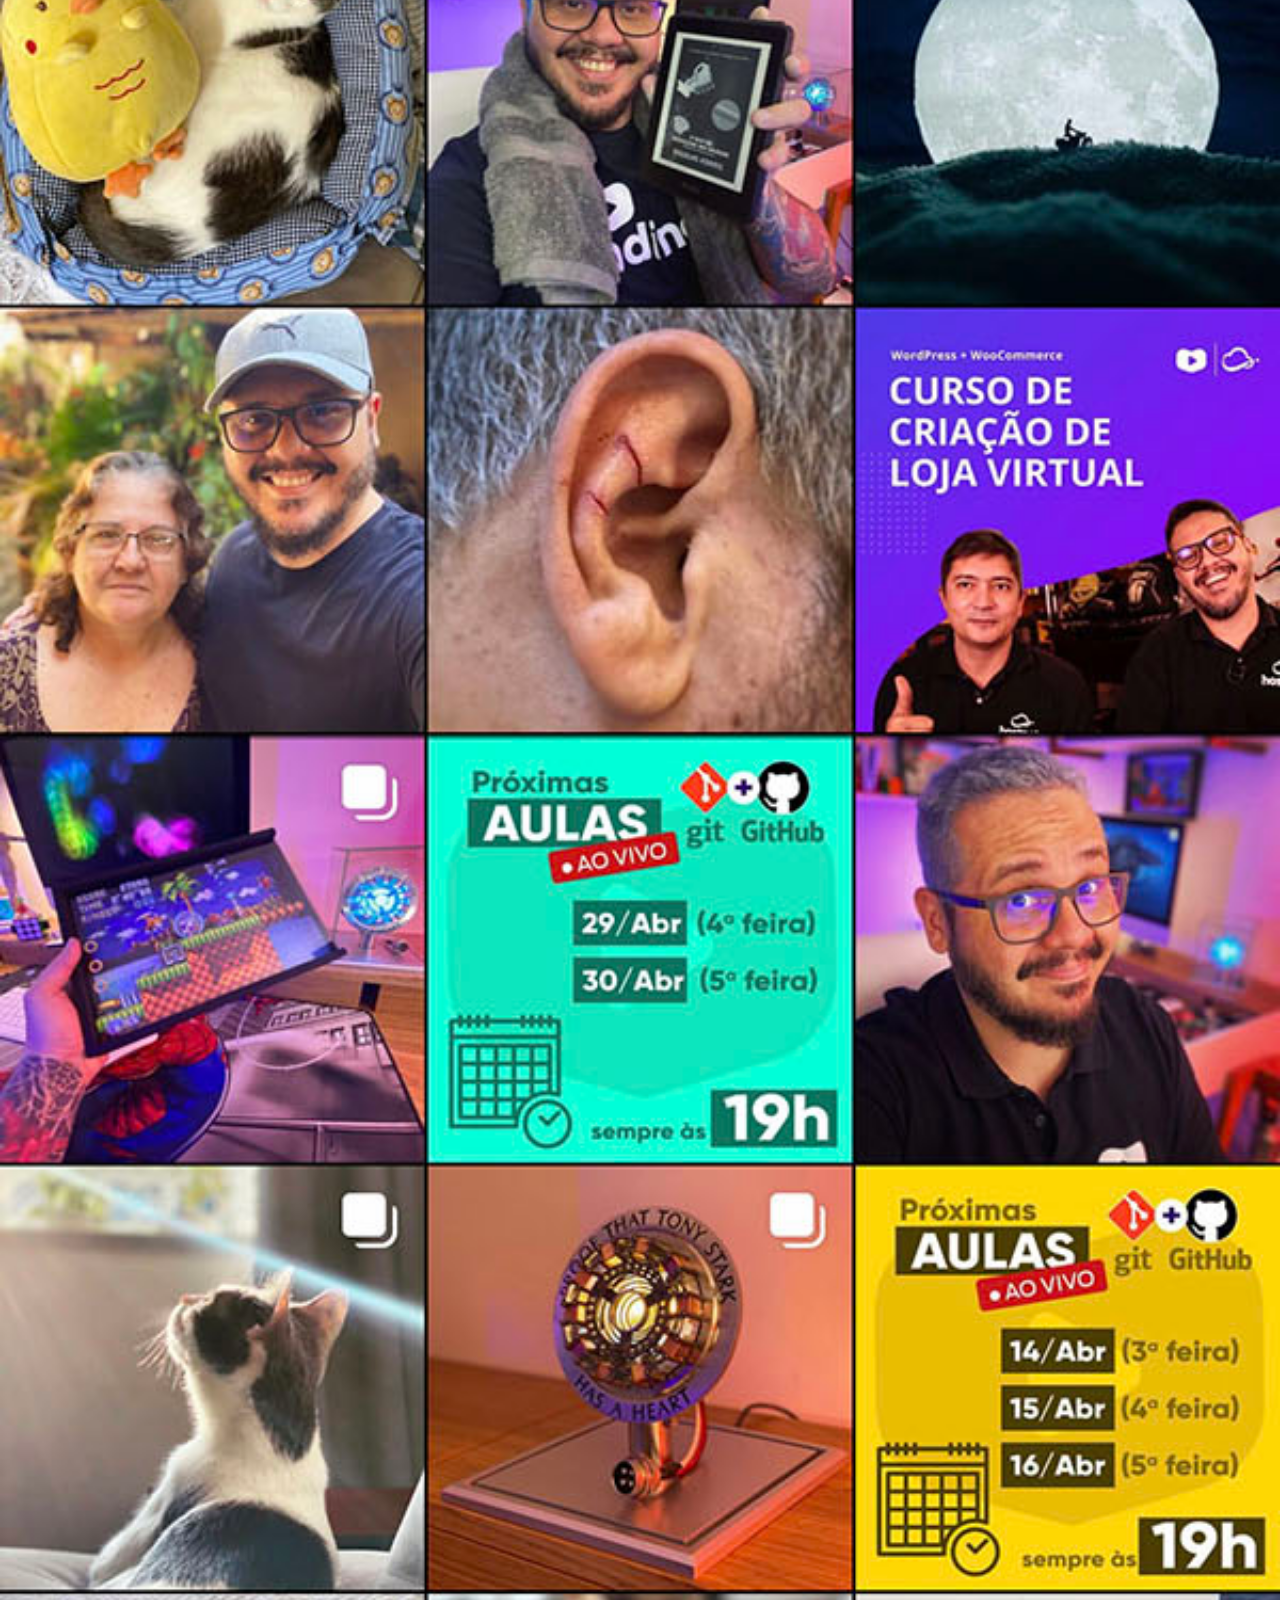
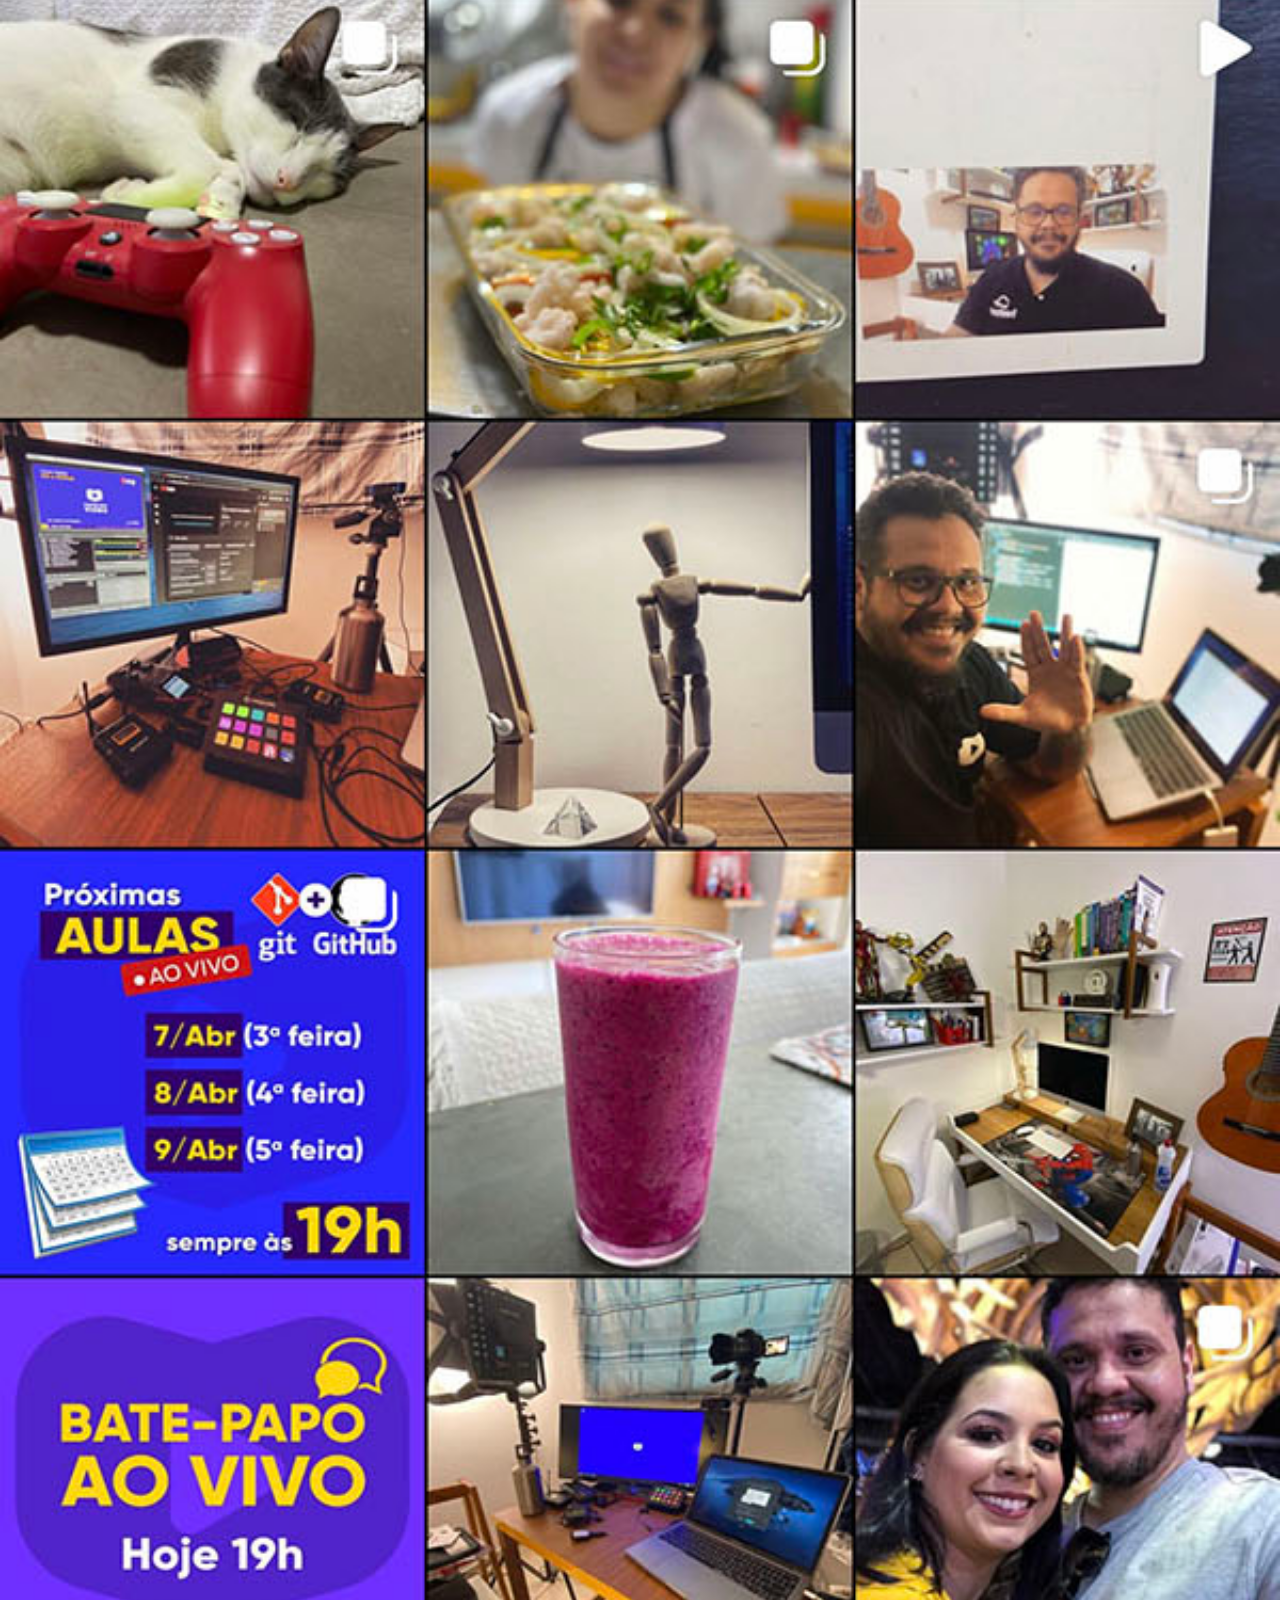
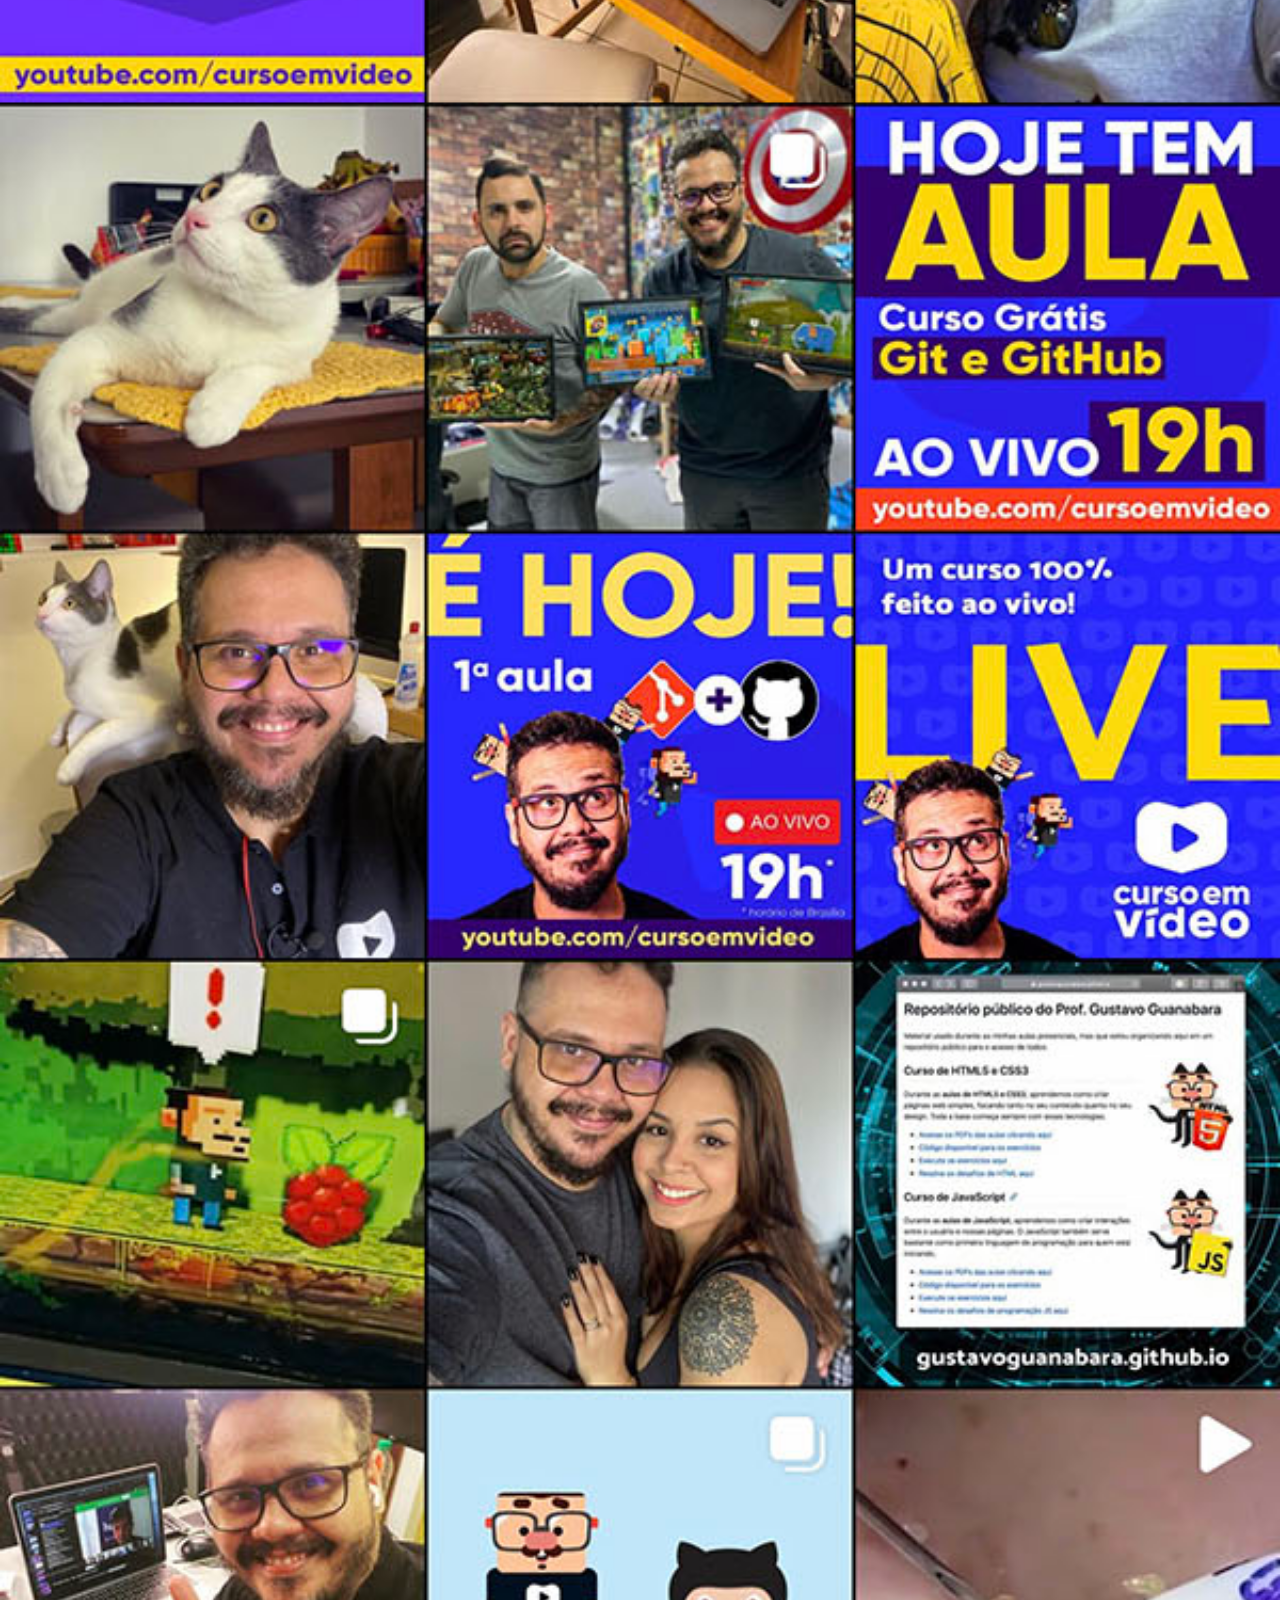
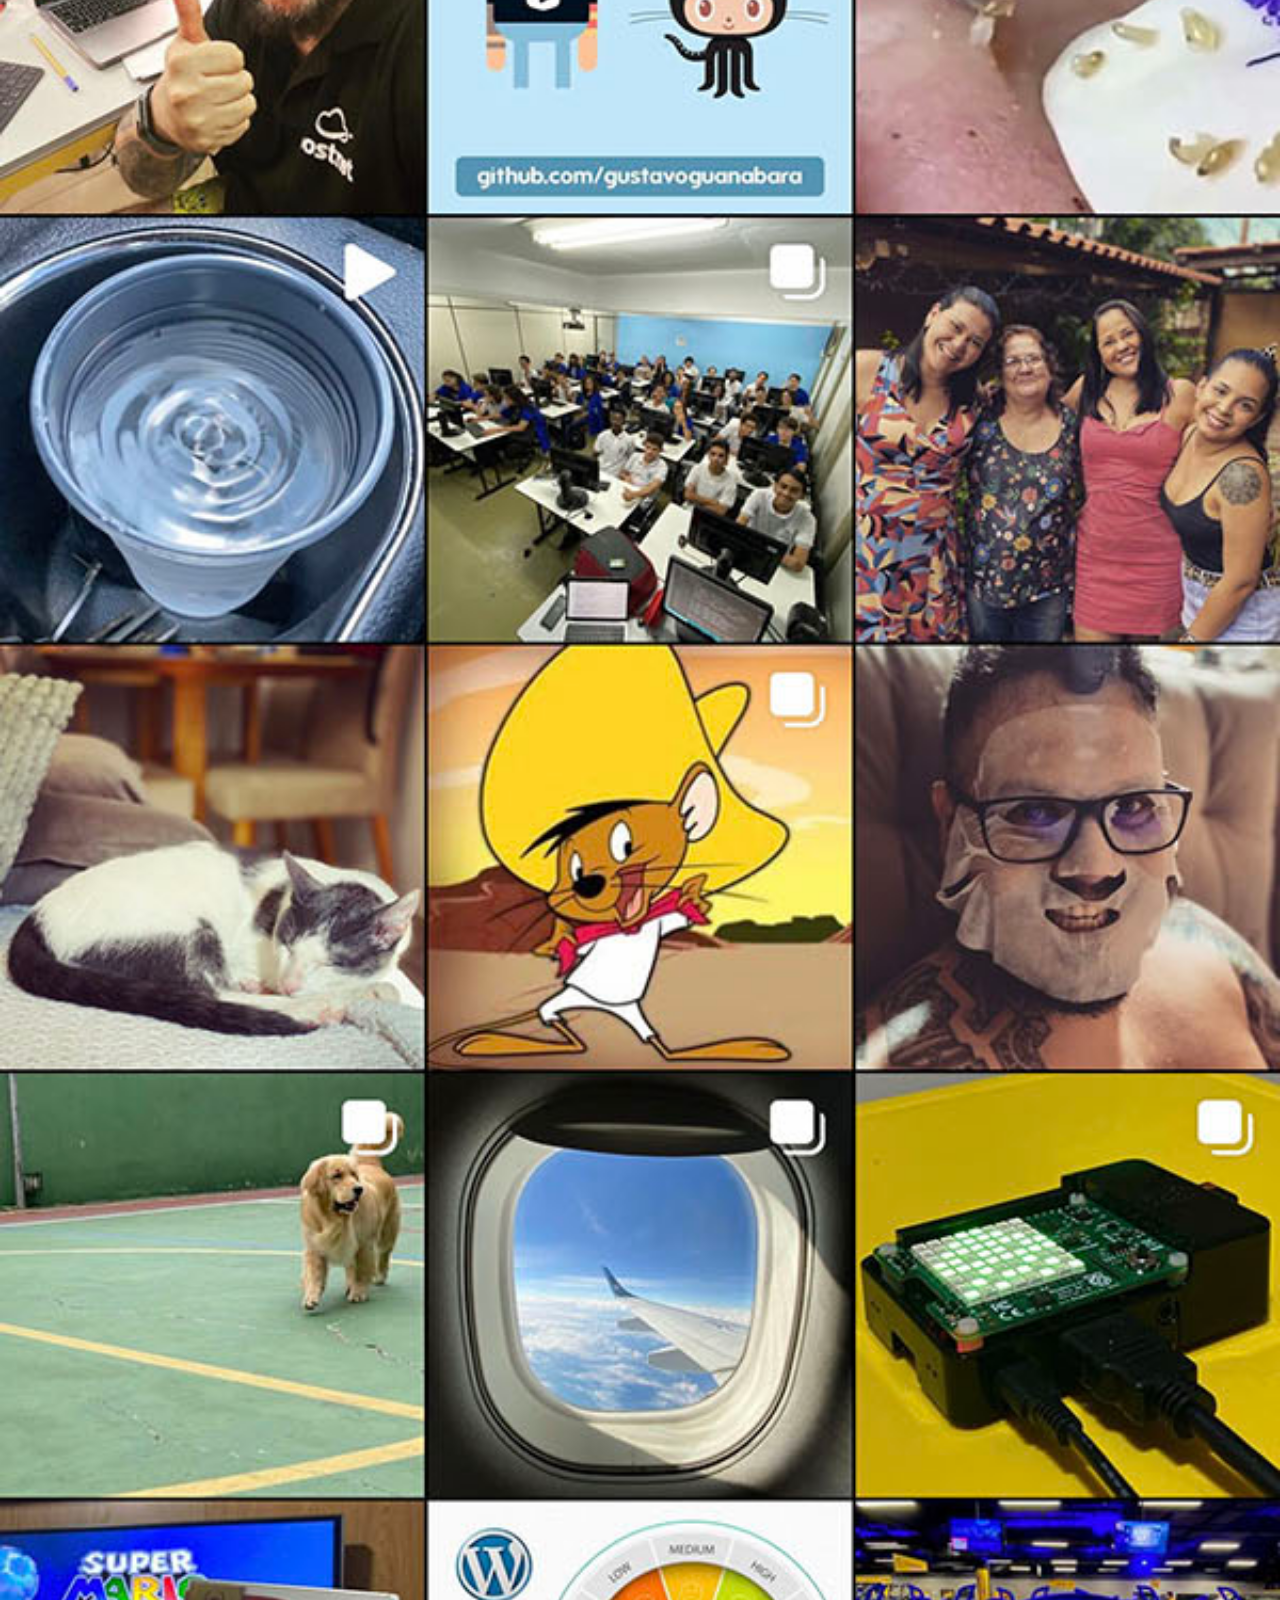
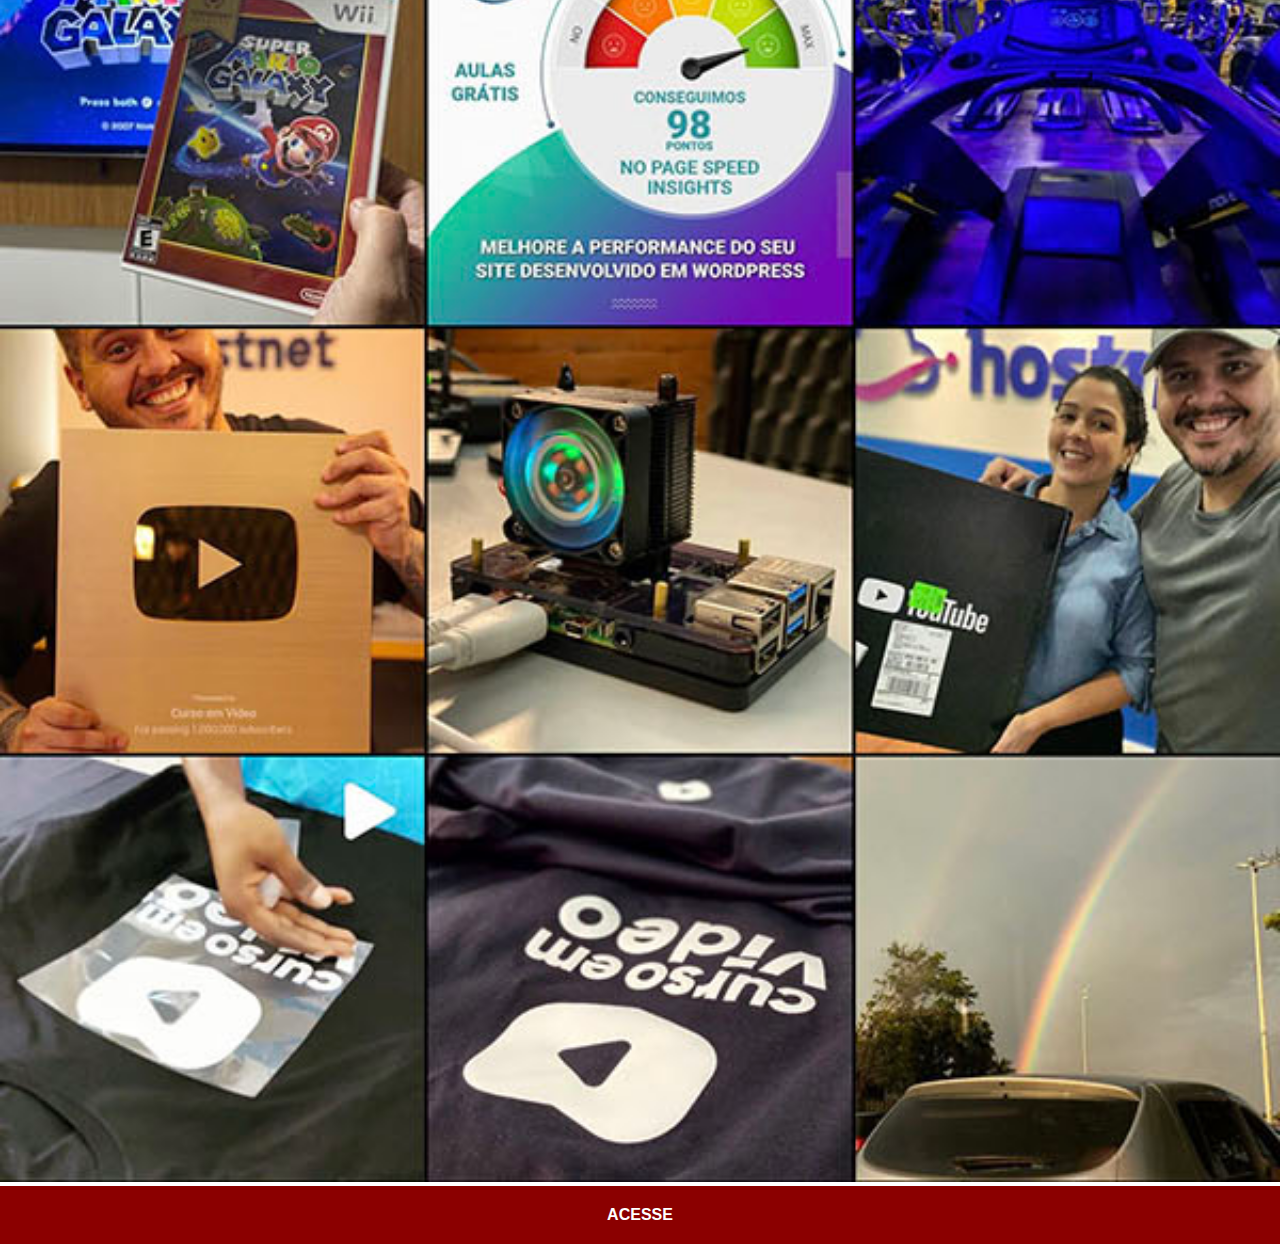
<file: insta.html>
<!DOCTYPE html>
<html lang="pt-BR">
<head>
    <meta charset="UTF-8">
    <meta http-equiv="X-UA-Compatible" content="IE=edge">
    <meta name="viewport" content="width=device-width, initial-scale=1.0">
    <title>Insta</title>
    <link rel="stylesheet" href="estilos/social.css">
</head>
<body>

    <img src="imagens/tela-instagram.jpg" alt="Instagram">

    <a href="https://www.instagram.com/daanielsb/" target="_blank">ACESSE</a>


    
</body>
</html>
</file>
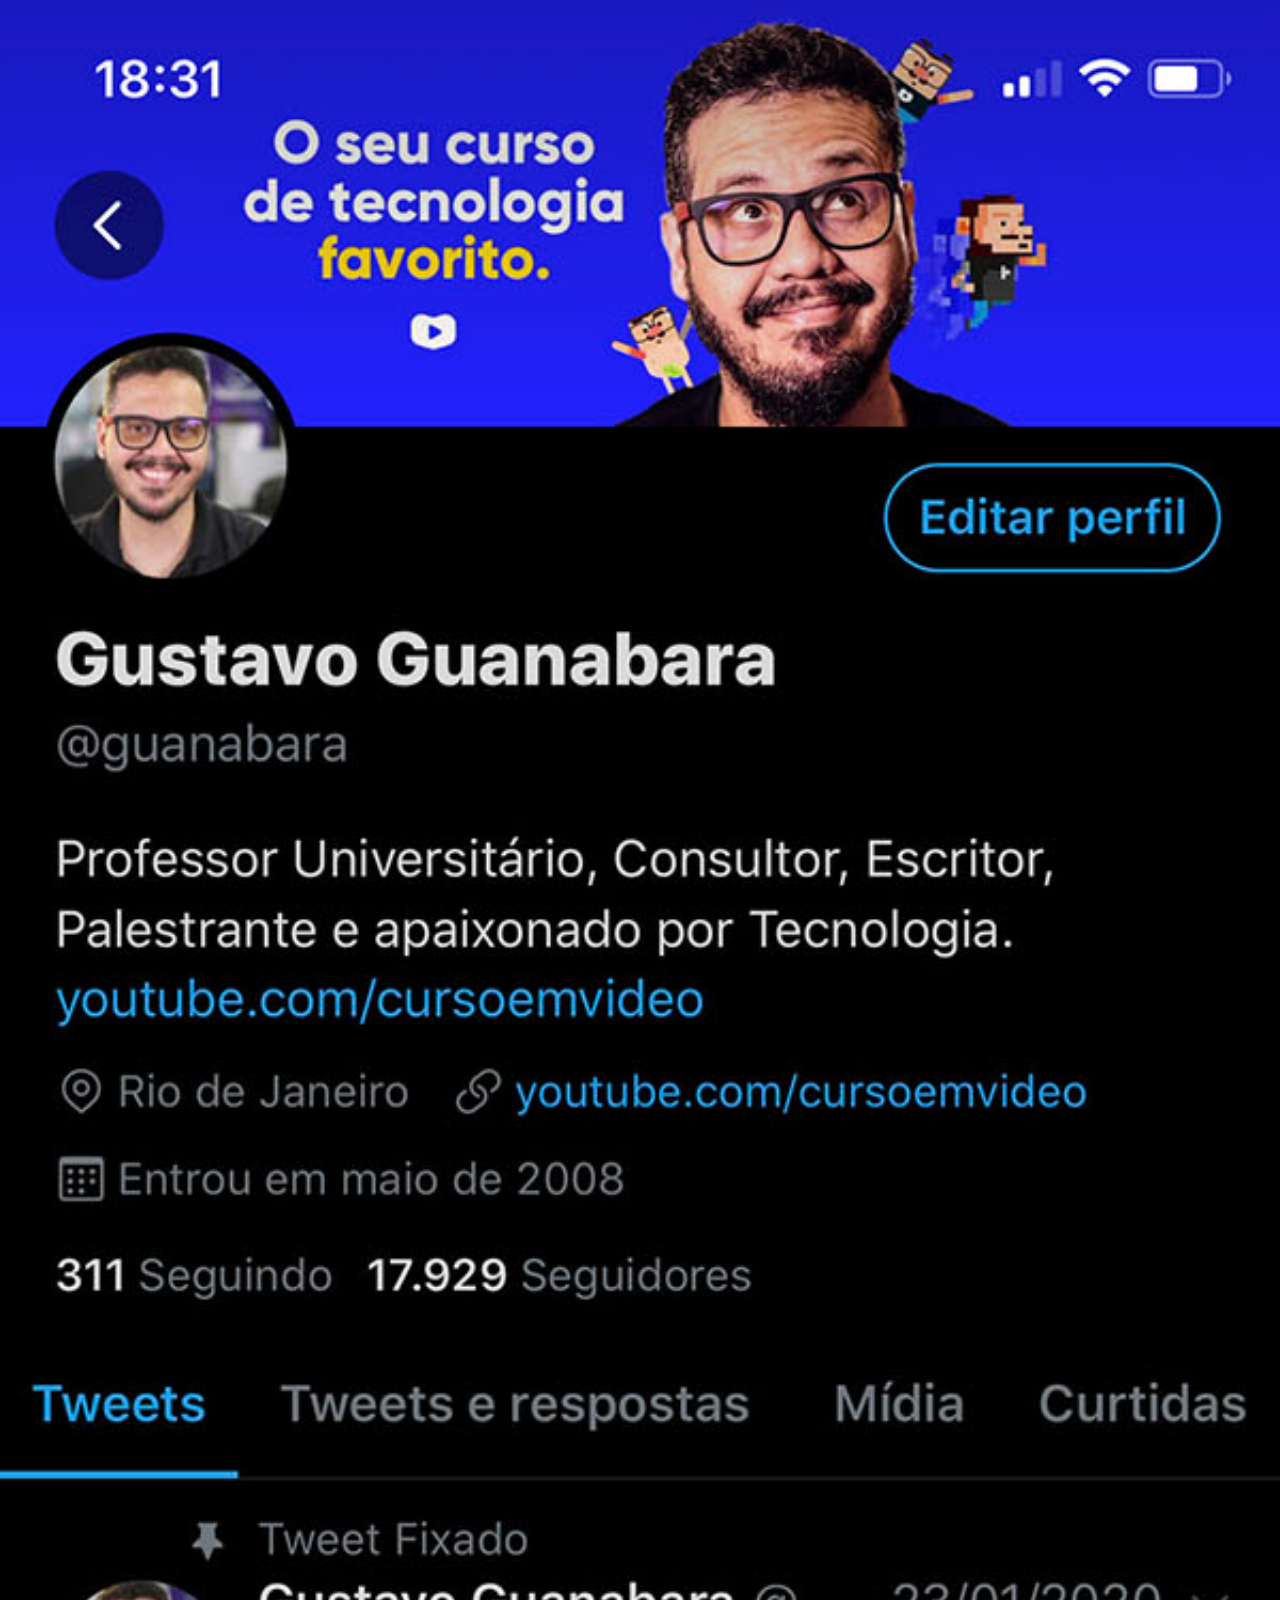
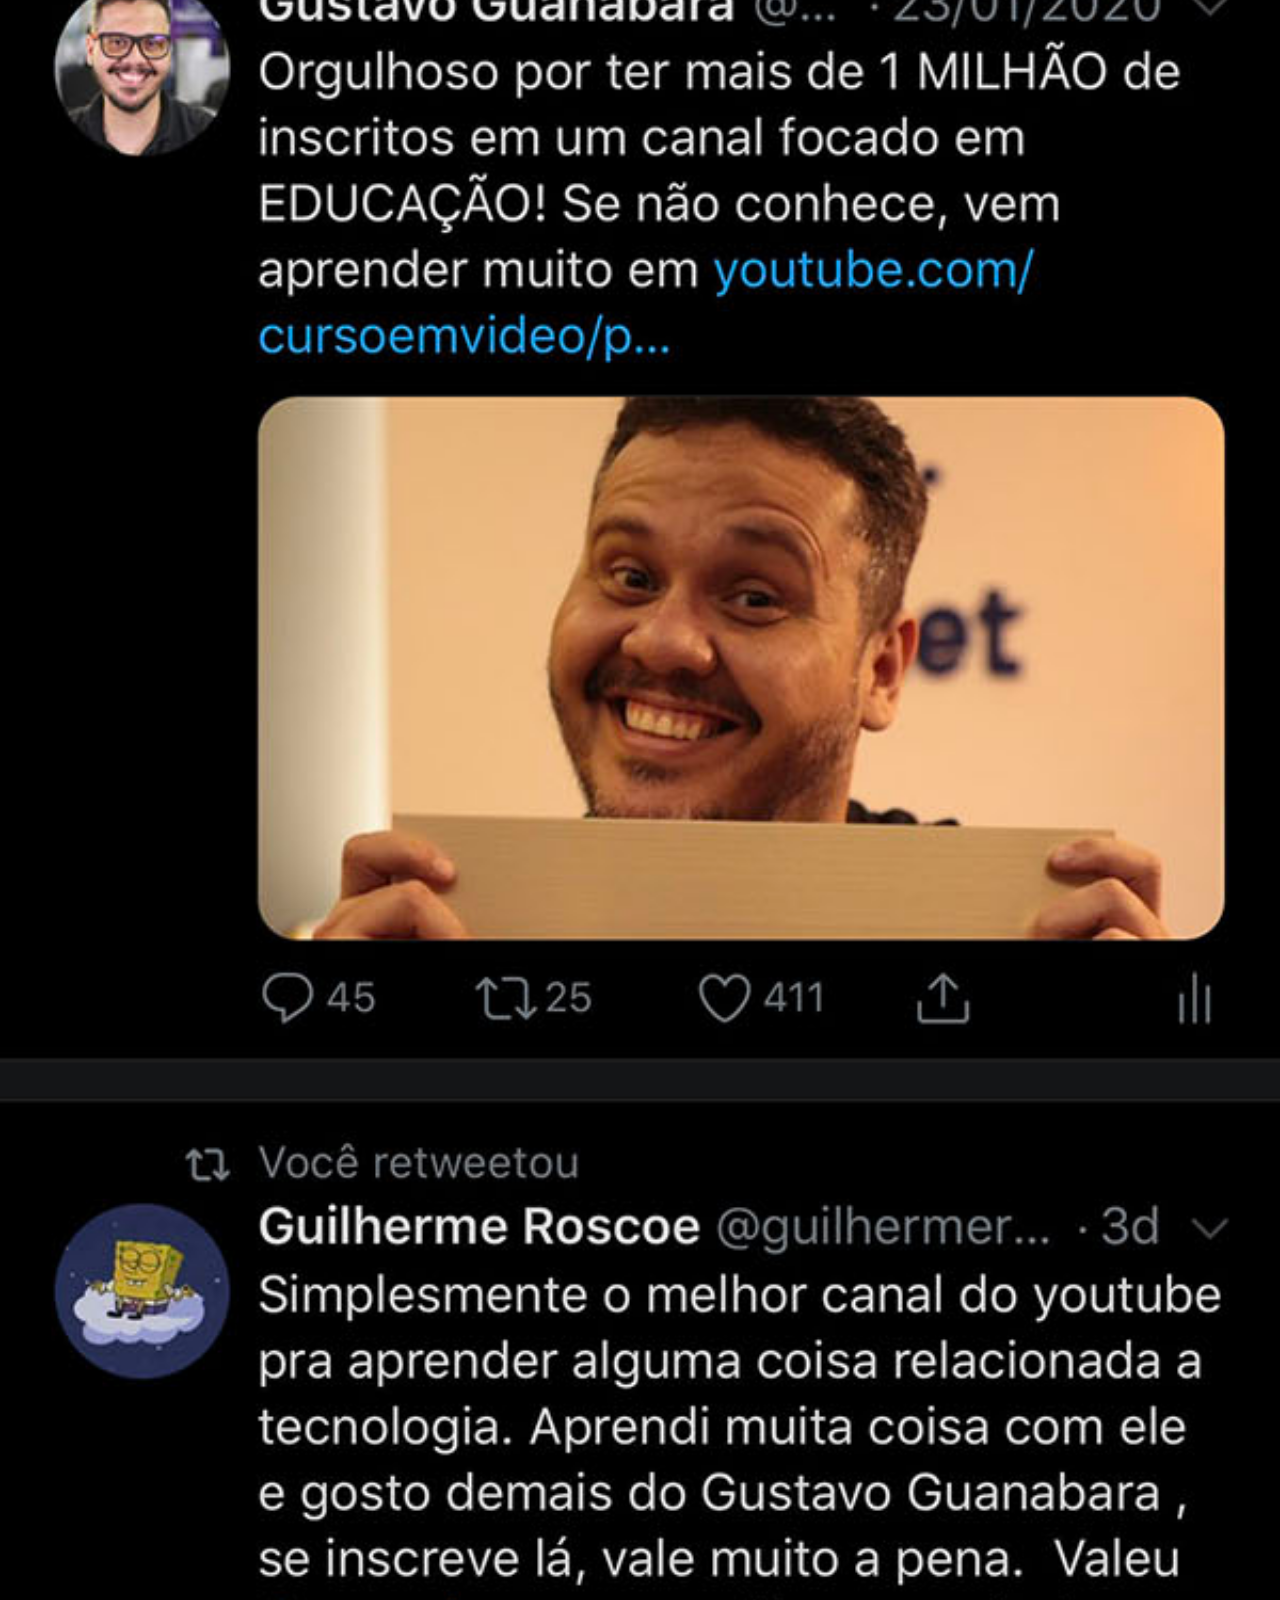
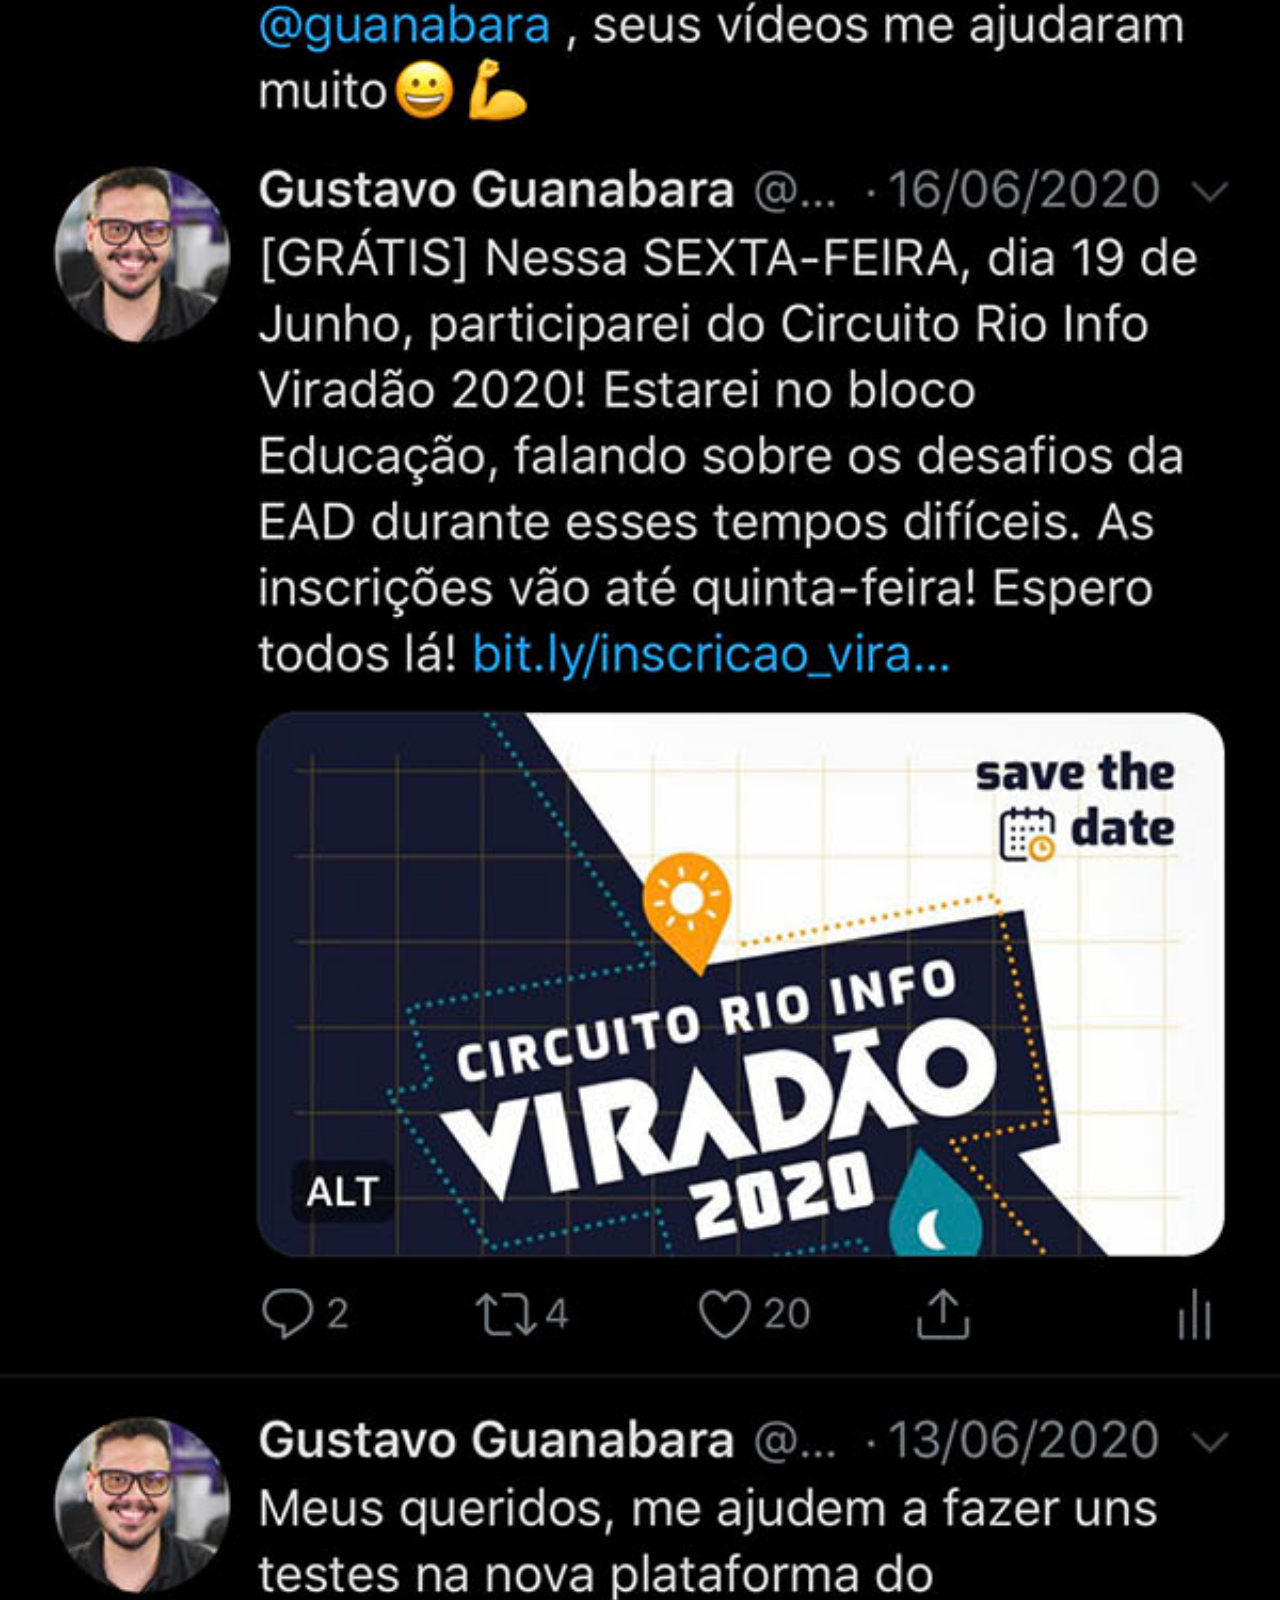
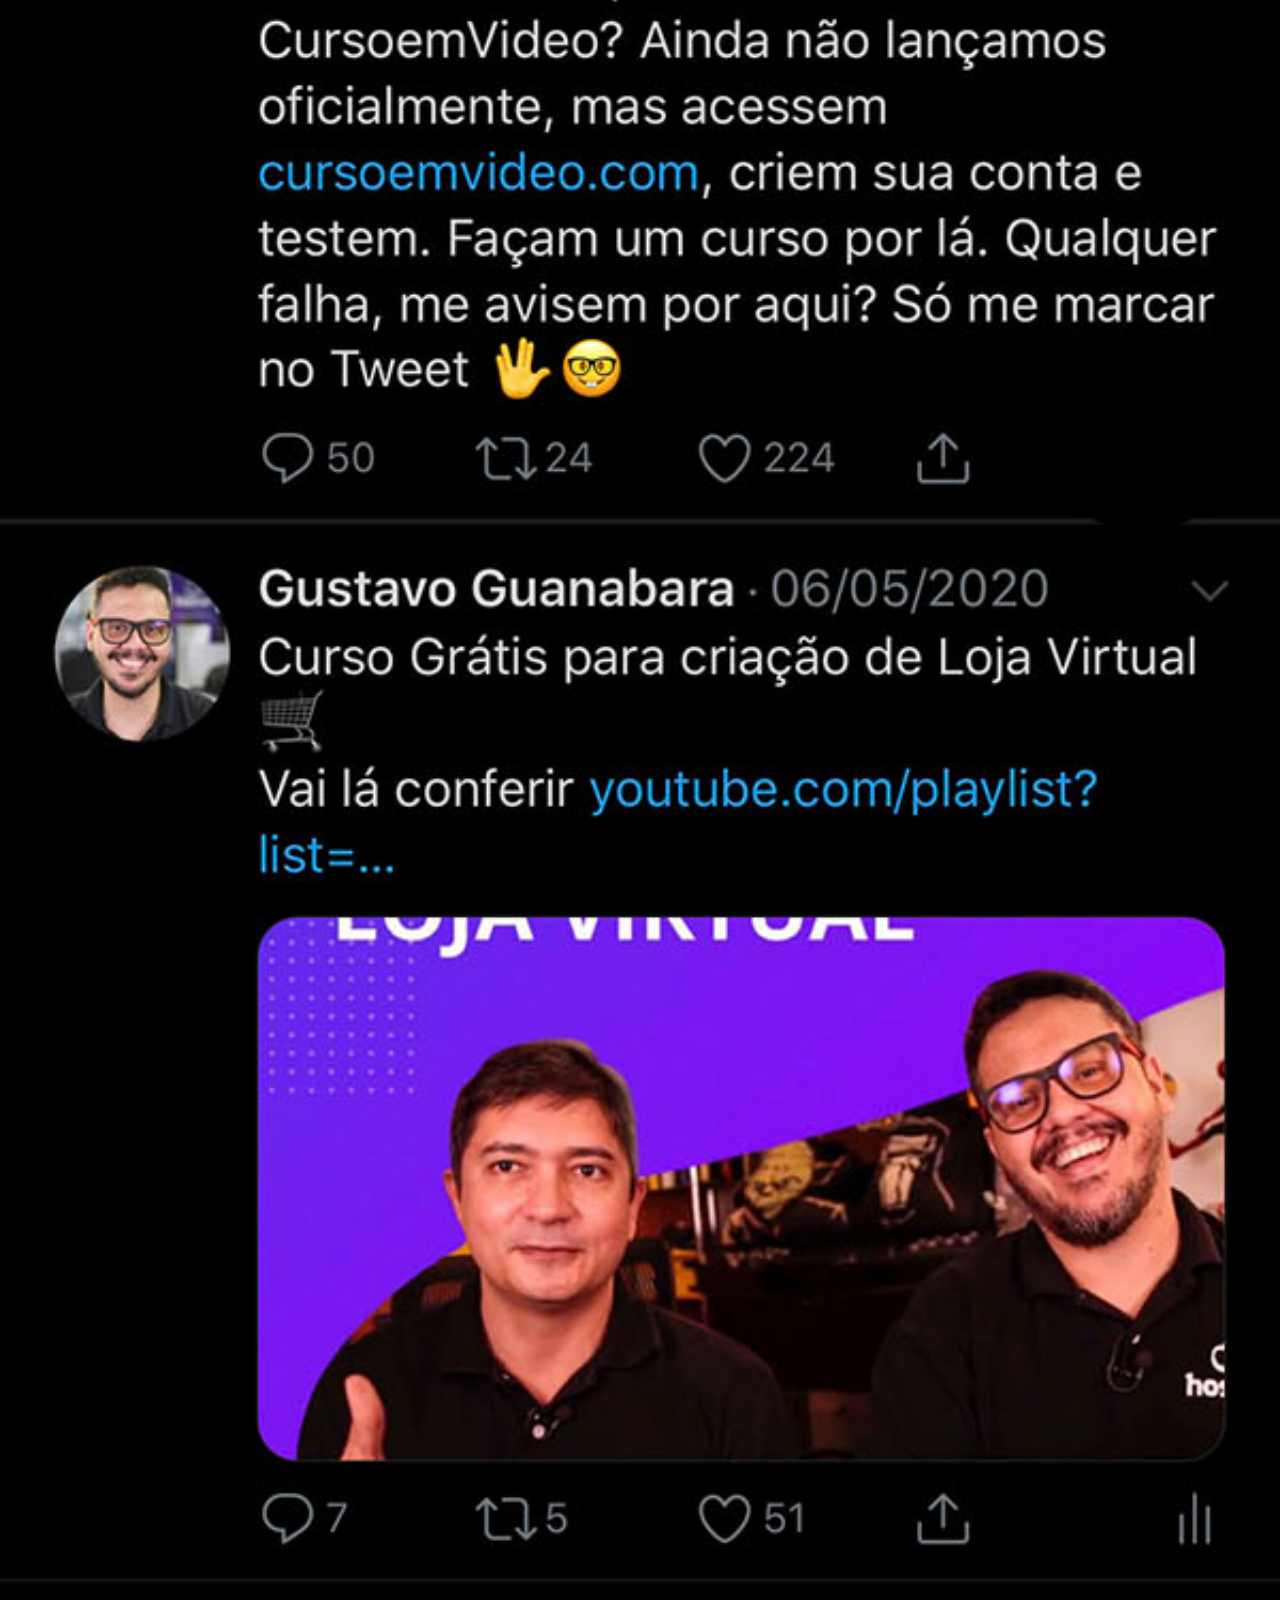
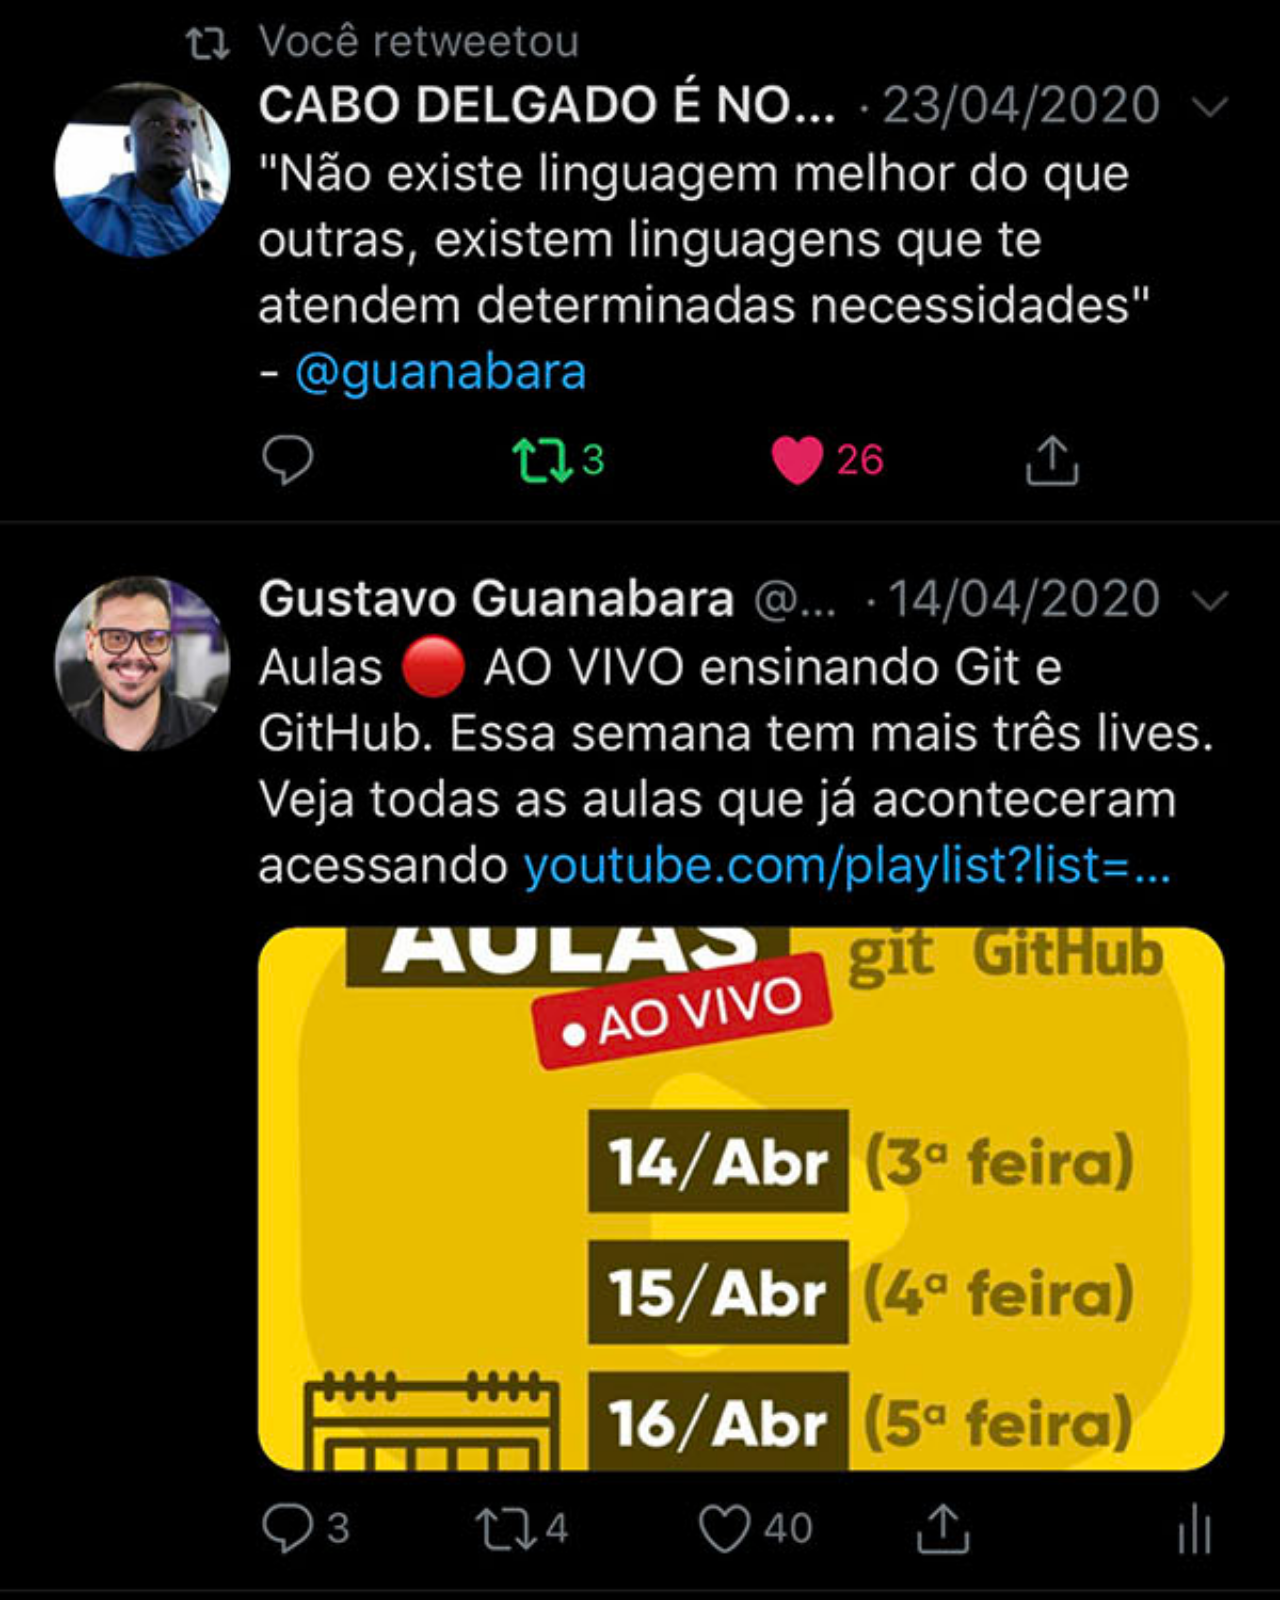
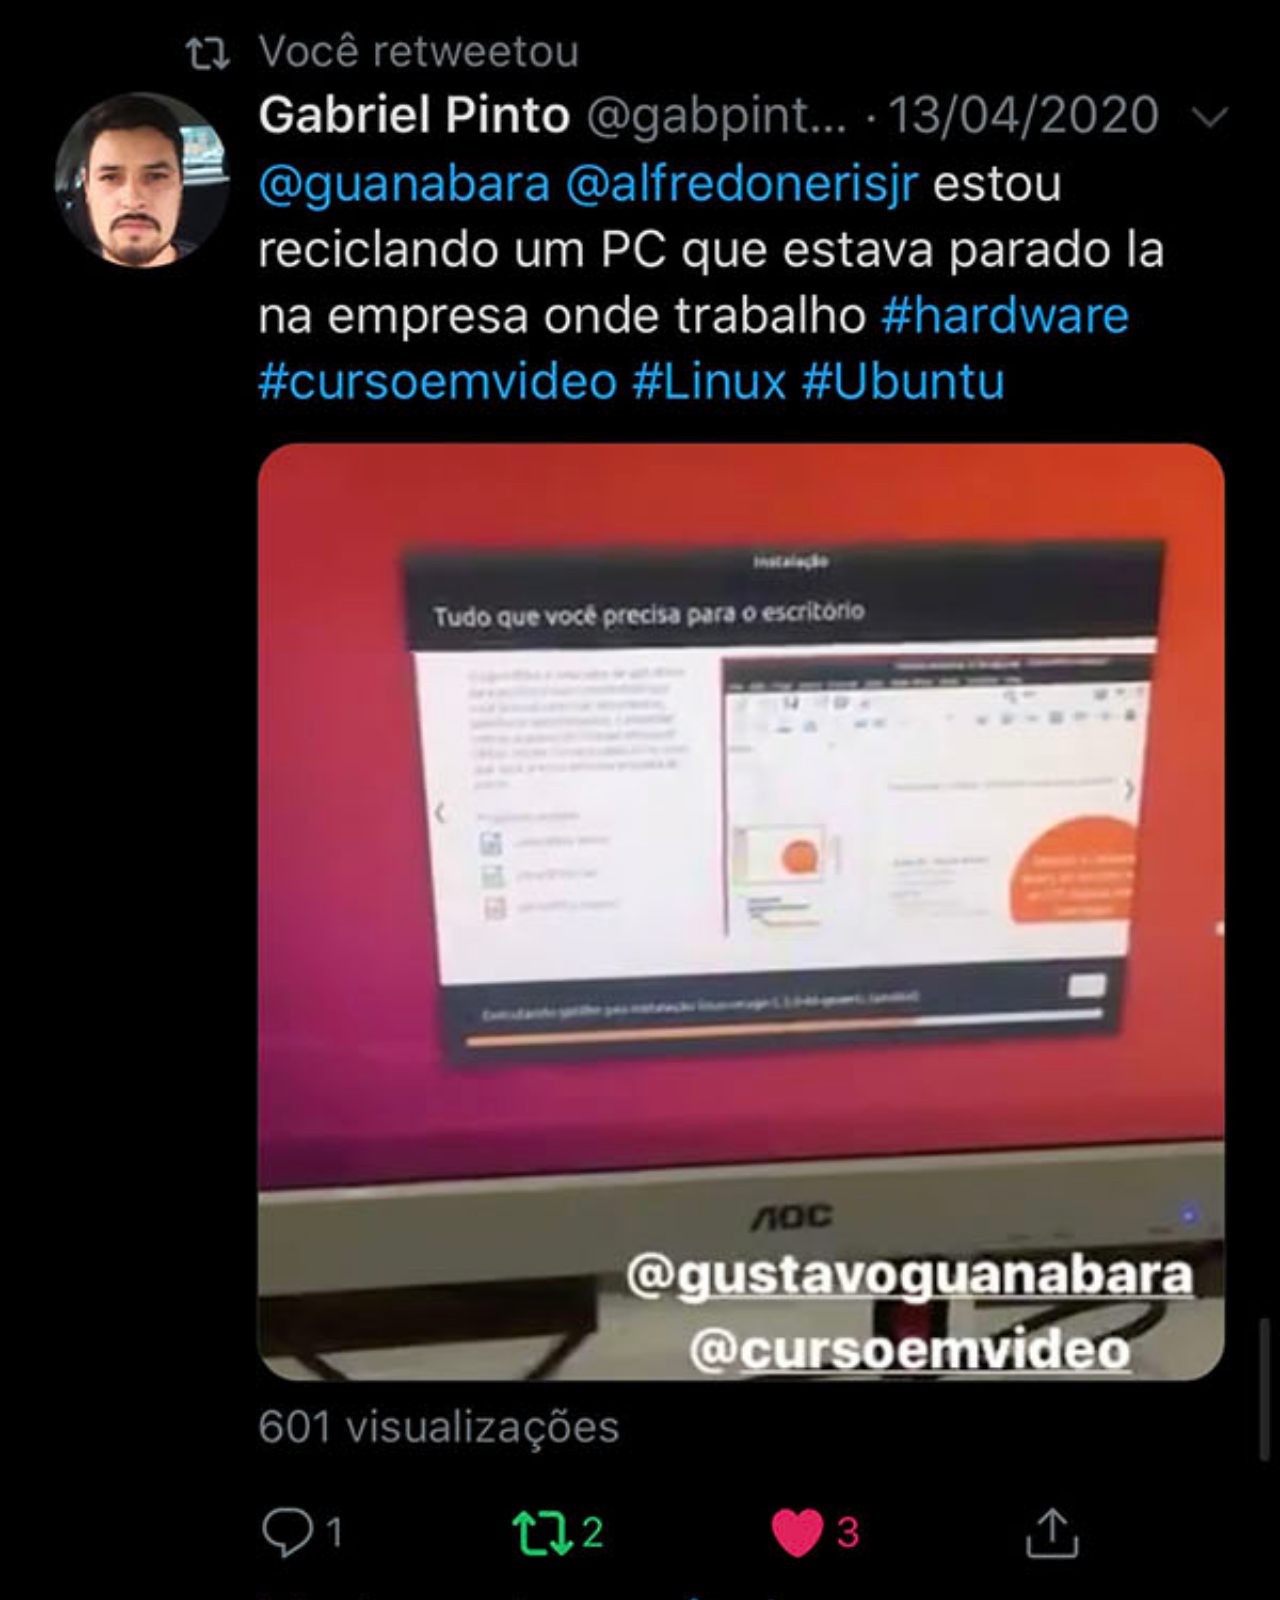
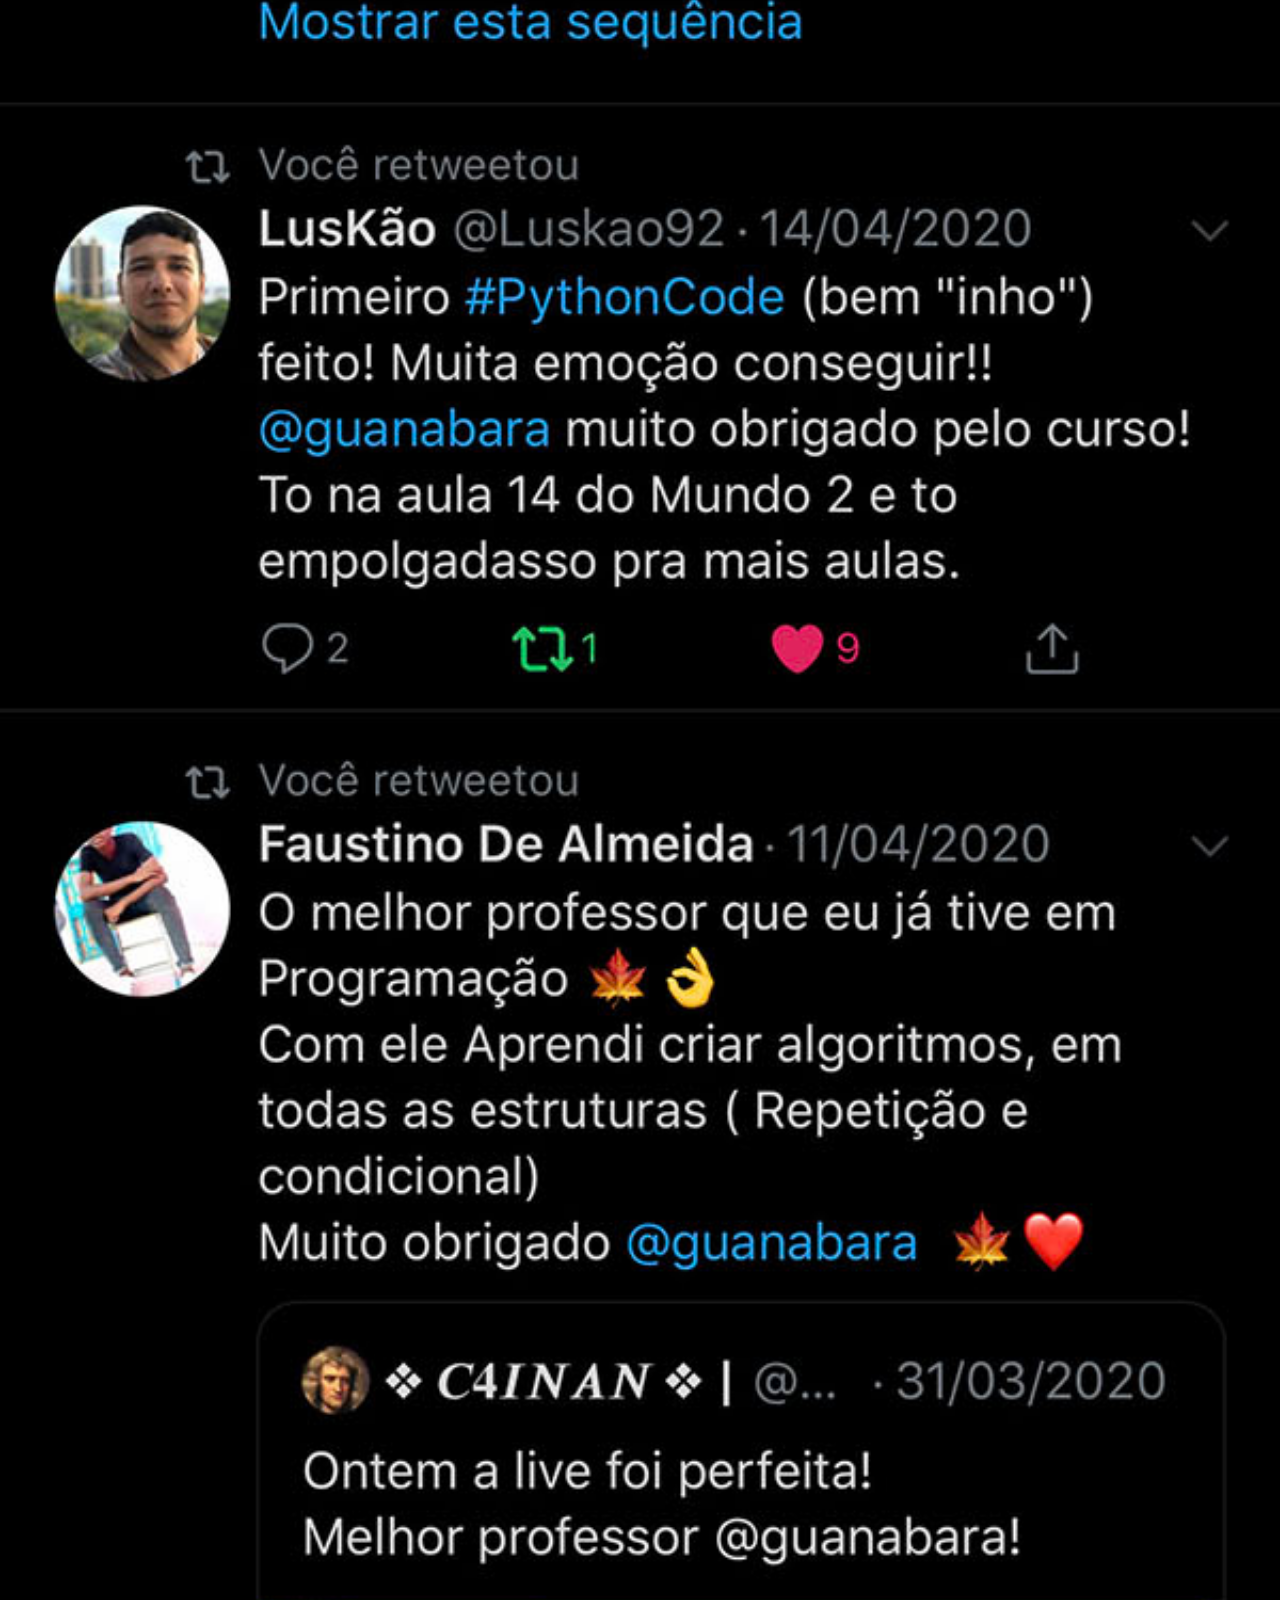
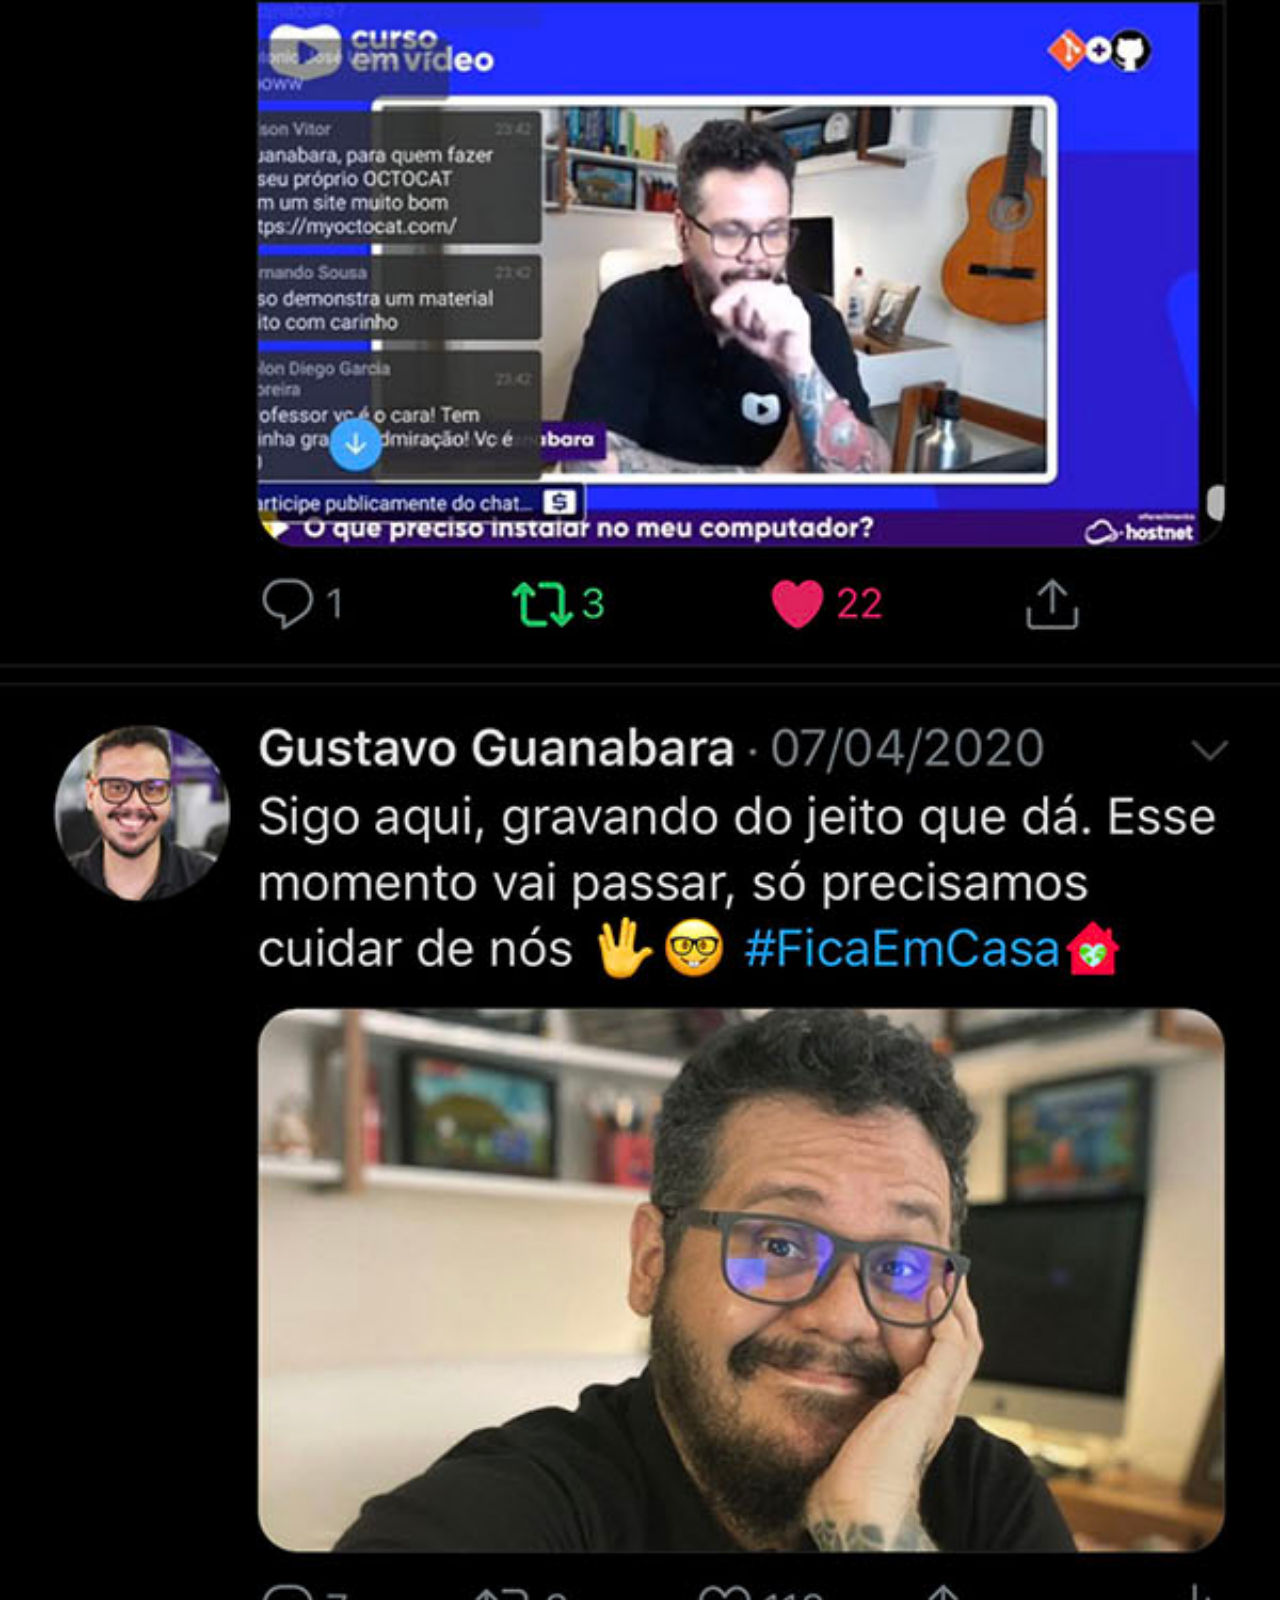
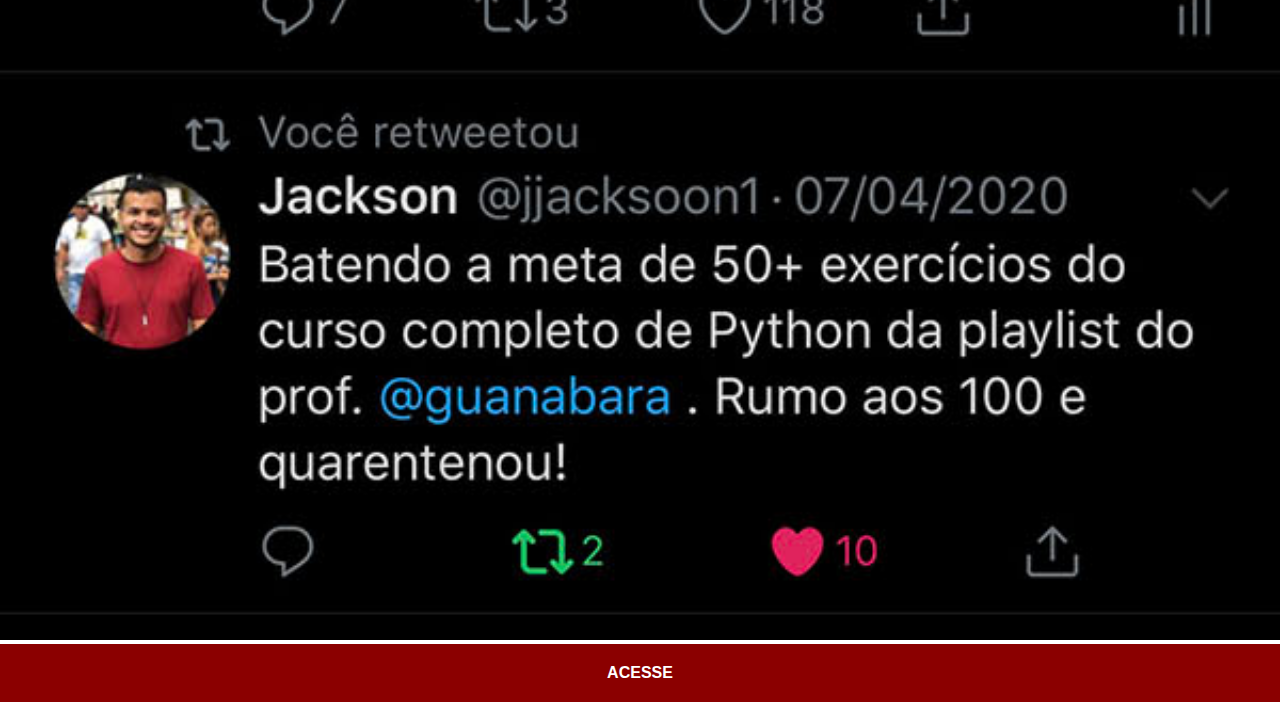
<file: twitter.html>
<!DOCTYPE html>
<html lang="pt-BR">
<head>
    <meta charset="UTF-8">
    <meta http-equiv="X-UA-Compatible" content="IE=edge">
    <meta name="viewport" content="width=device-width, initial-scale=1.0">
    <title>Twitter</title>
    <link rel="stylesheet" href="estilos/social.css">
</head>
<body>

    <img src="imagens/tela-twitter.jpg" alt="Twitter">

    <a href="https://twitter.com/daanielsb" target="_blank">ACESSE</a>


    
</body>
</html>
</file>
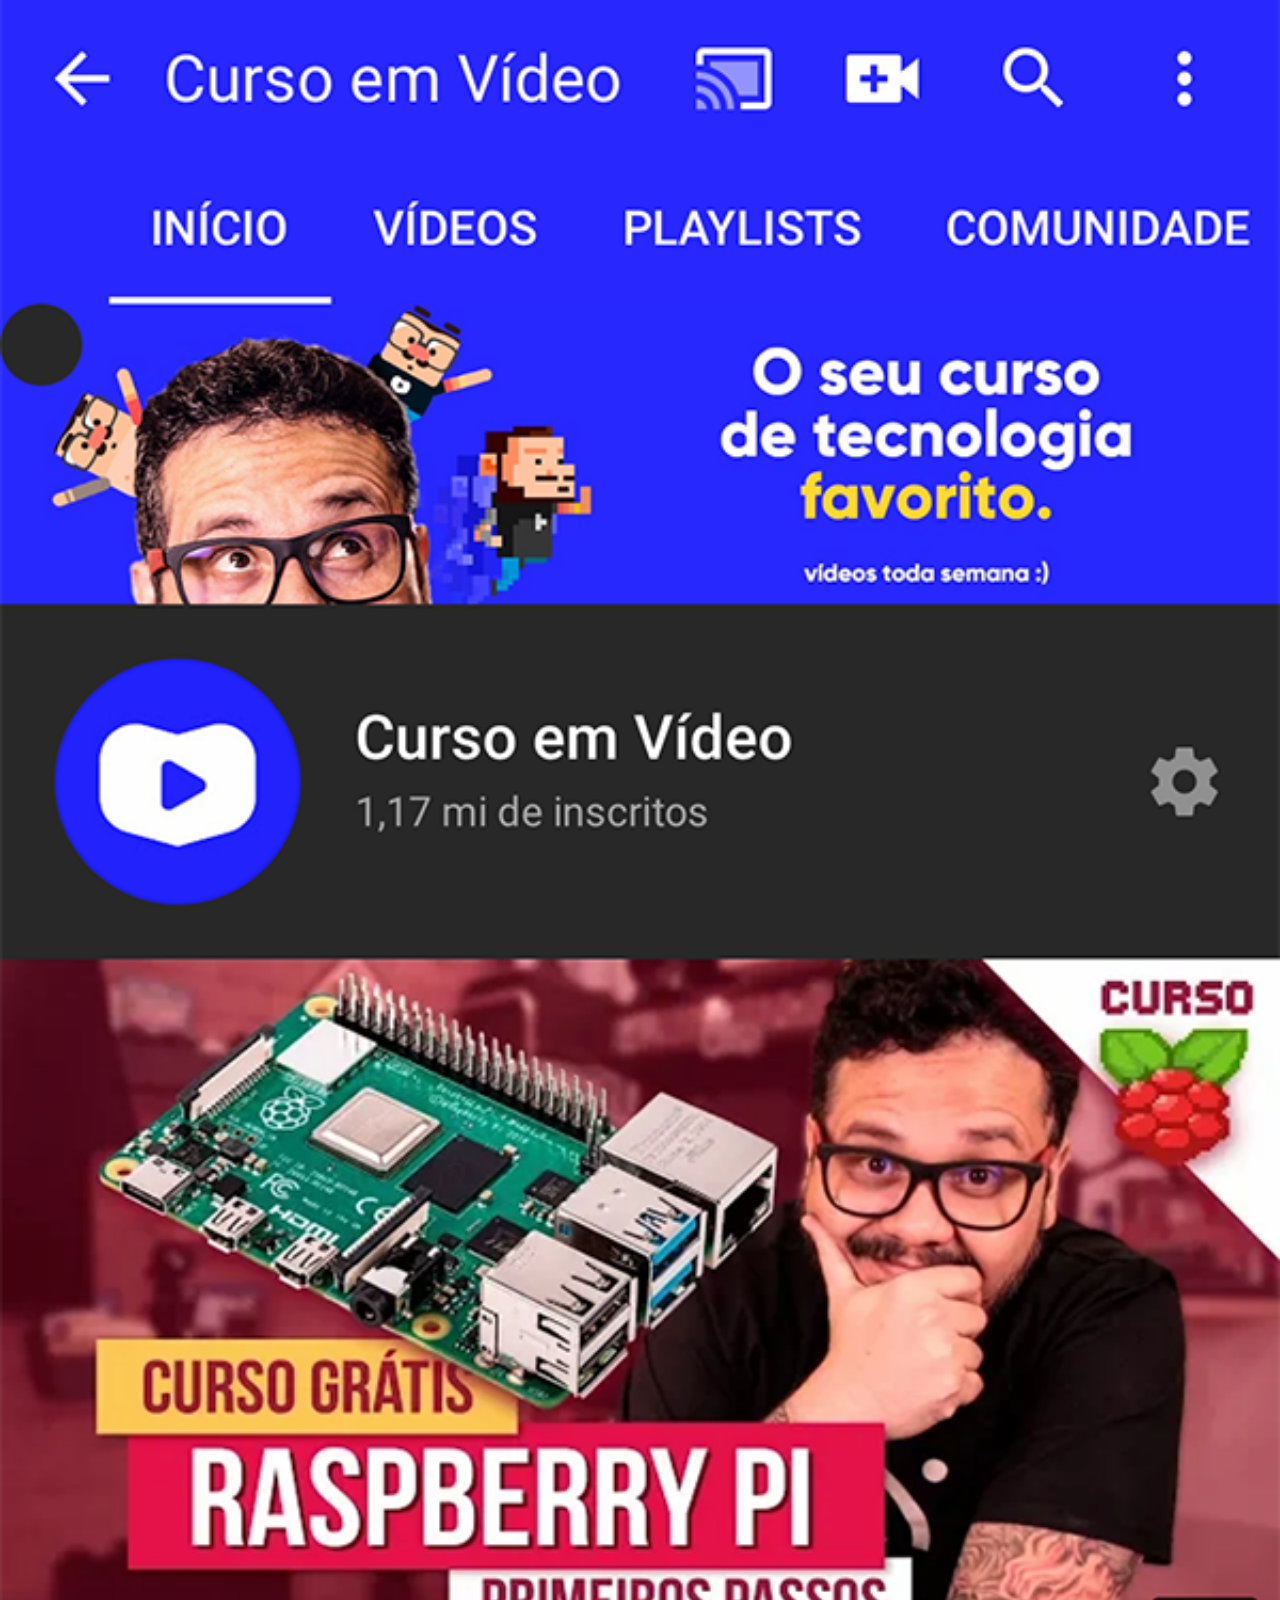
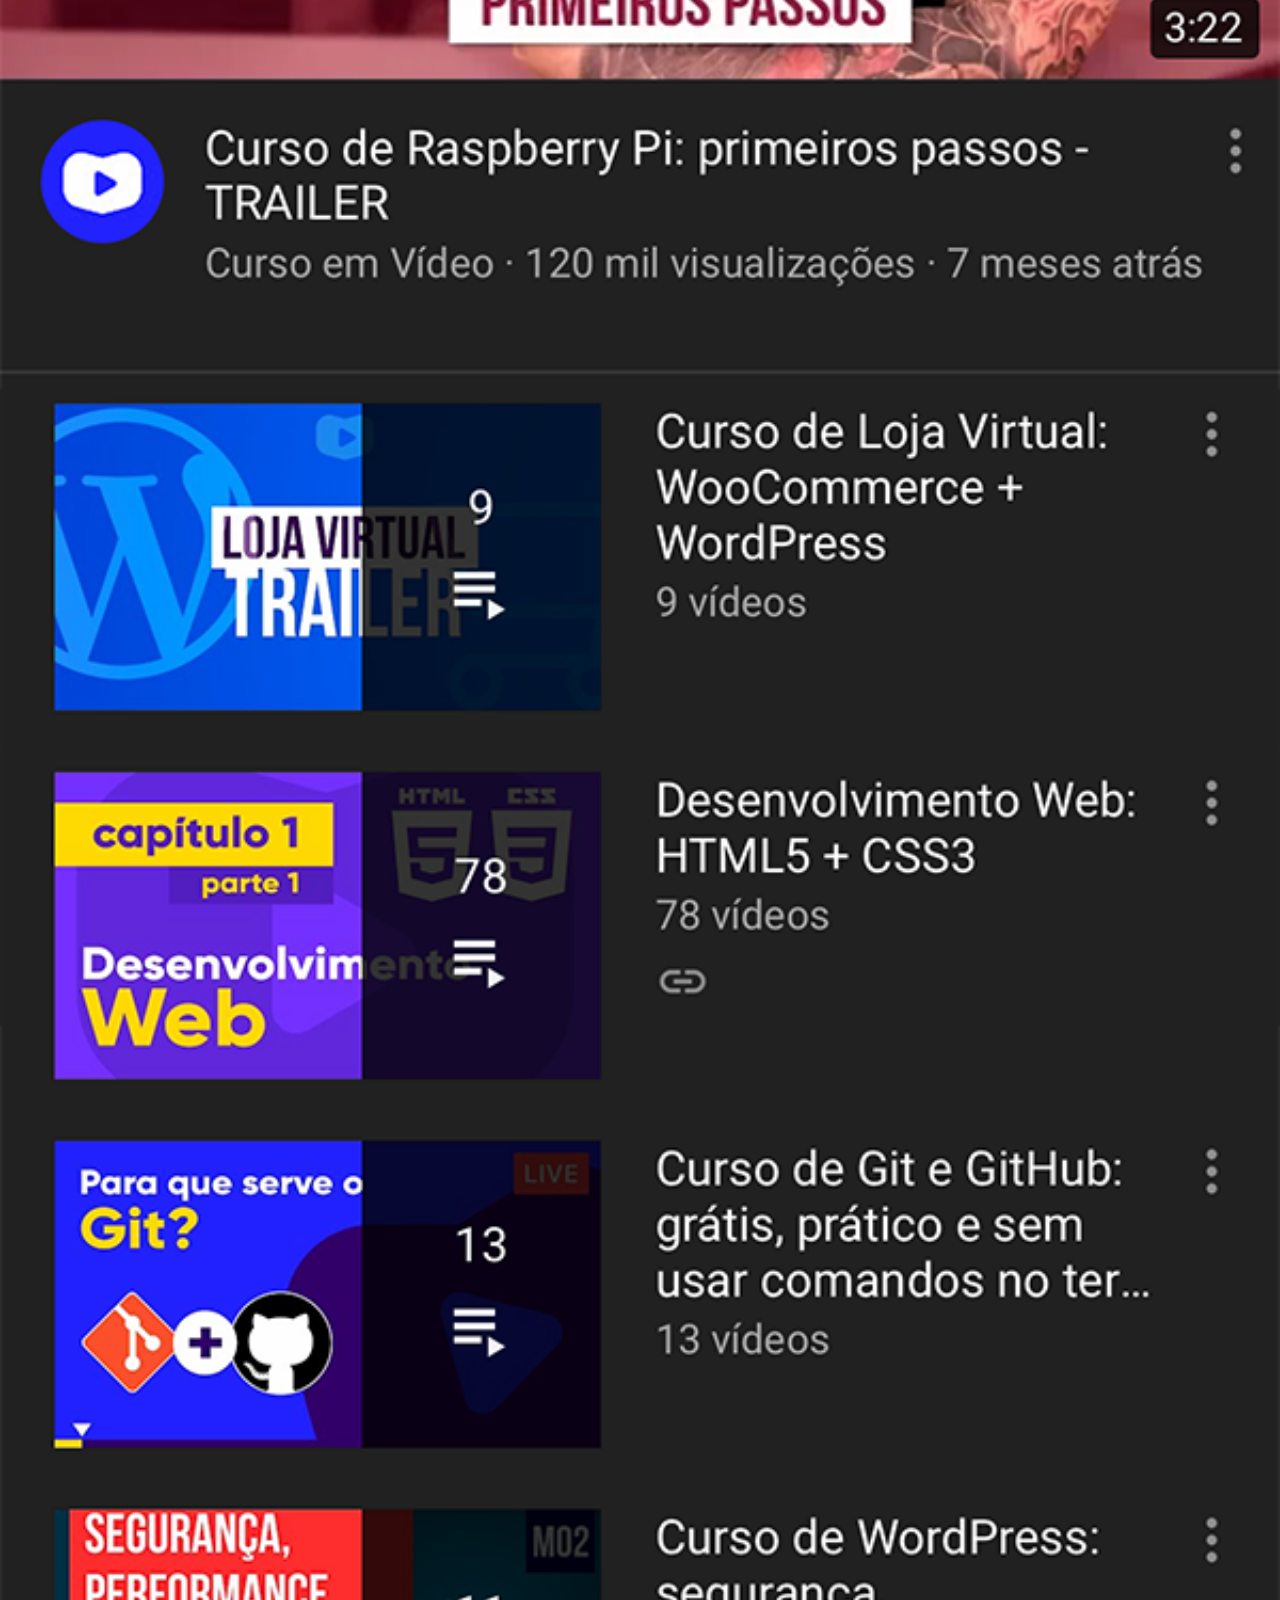
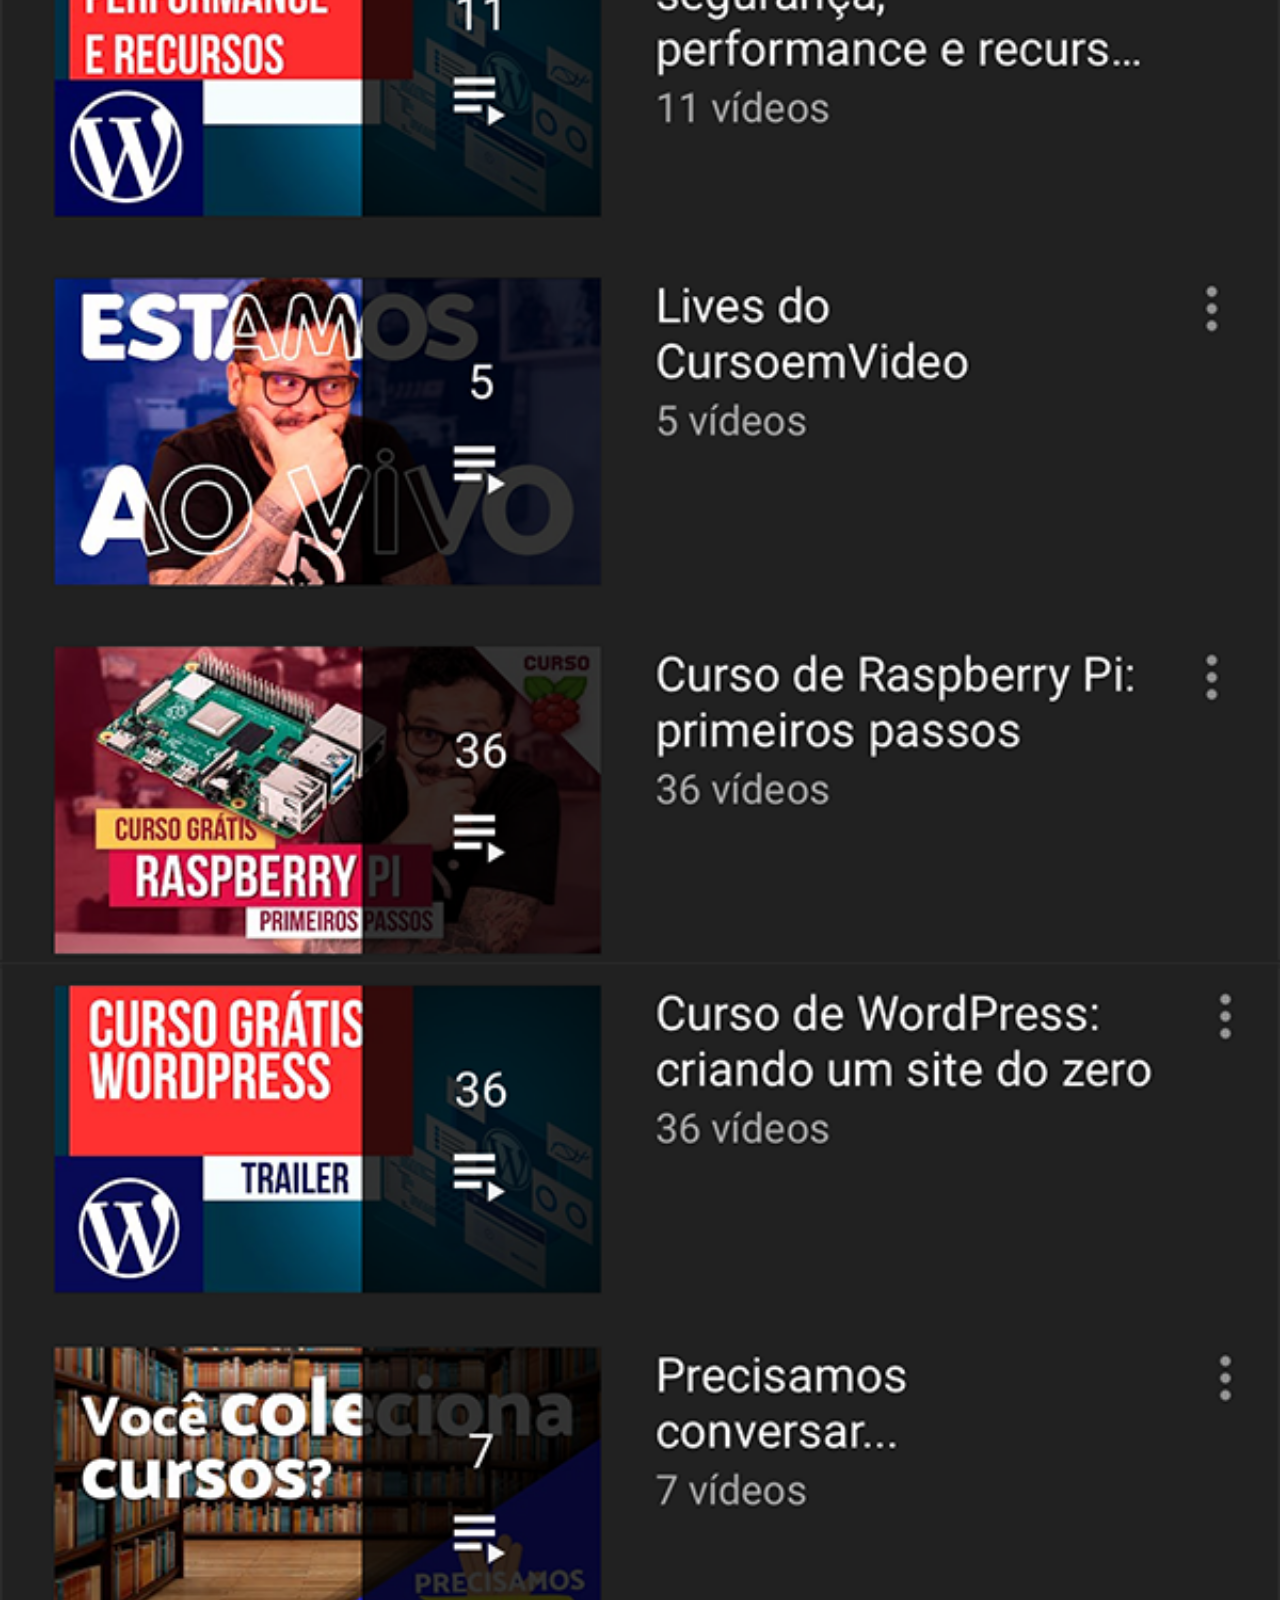
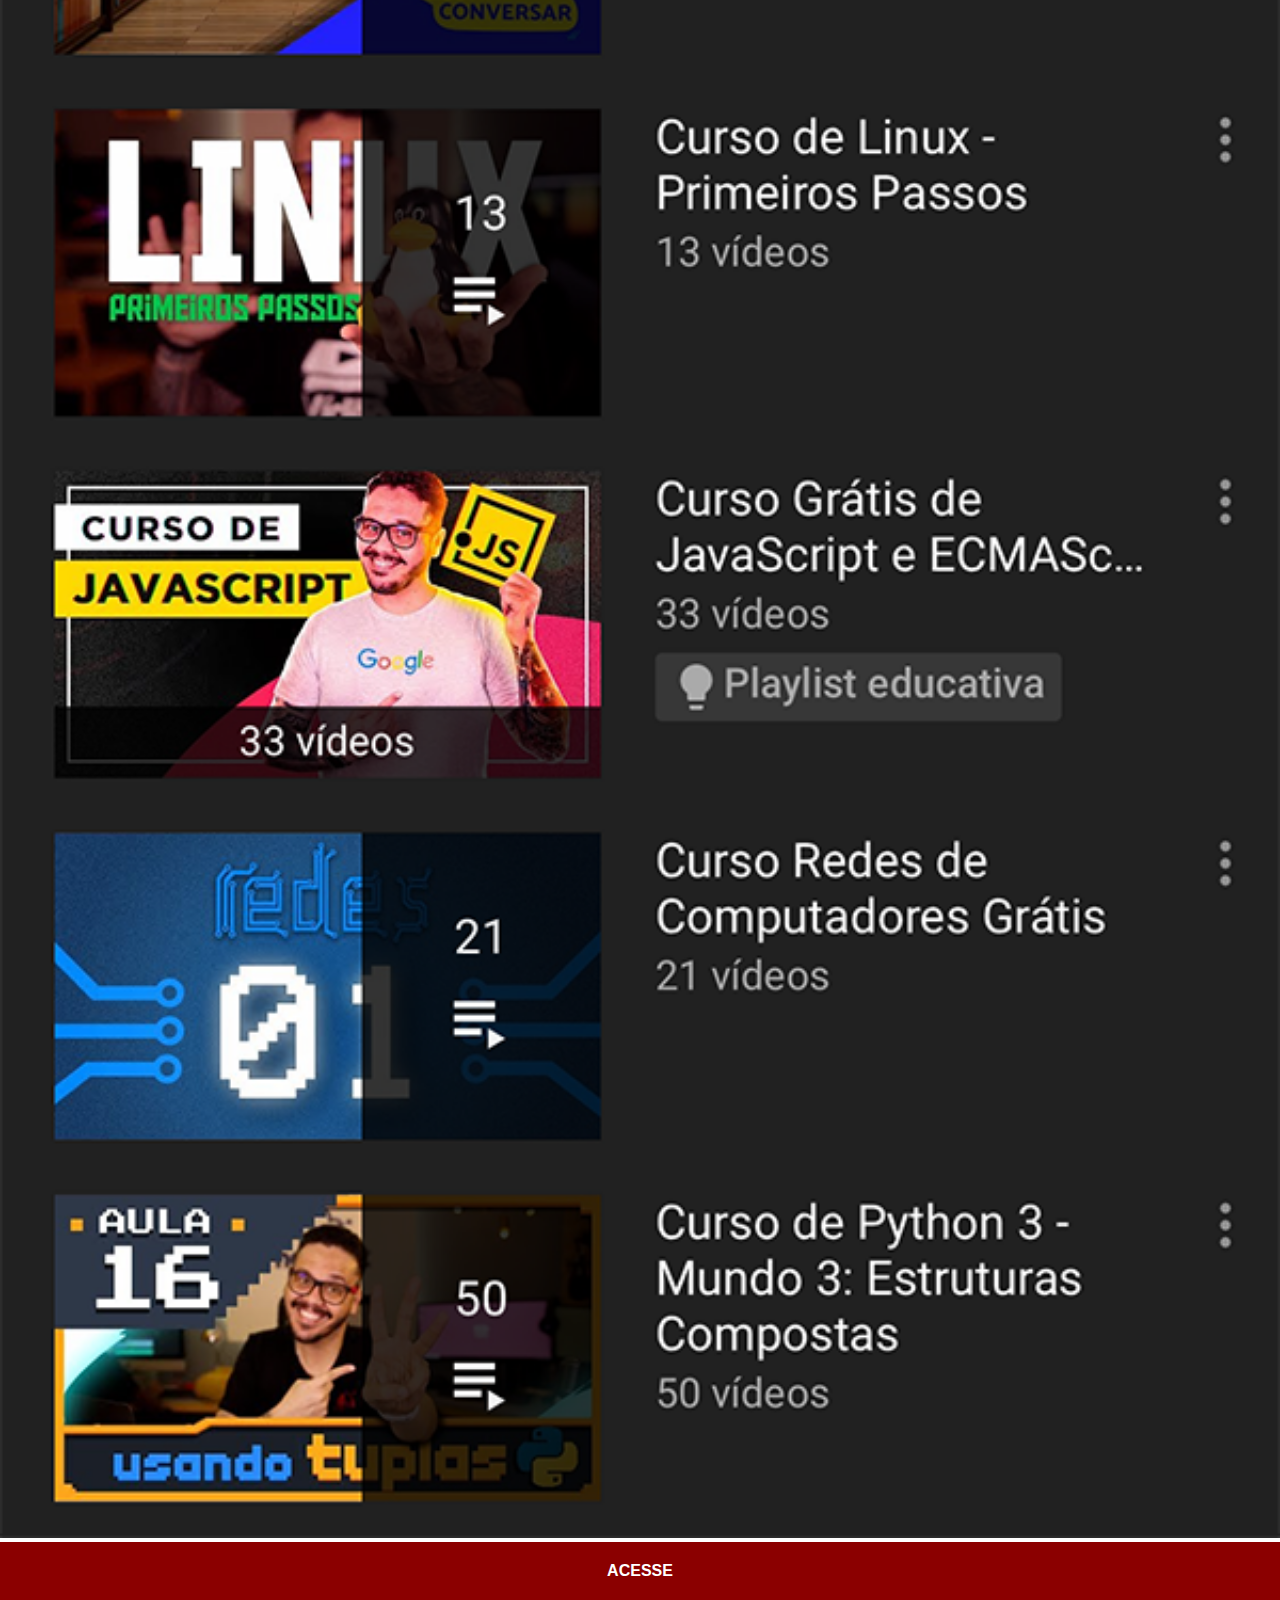
<file: youtube.html>
<!DOCTYPE html>
<html lang="pt-BR">
<head>
    <meta charset="UTF-8">
    <meta http-equiv="X-UA-Compatible" content="IE=edge">
    <meta name="viewport" content="width=device-width, initial-scale=1.0">
    <title>Youtube</title>
    <link rel="stylesheet" href="estilos/social.css">
</head>
<body>

    <img src="imagens/tela-youtube.png" alt="Youtube">

    <a href="https://www.youtube.com/@CursoemVideo/playlists" target="_blank">ACESSE</a>


    
</body>
</html>
</file>
<file: estilos/style.css>
@charset "UTF-8";

* {
    margin: 0px;
    padding: 0px;
    font-family: Arial, Helvetica, sans-serif;
}

html, body {
    height: 100vh;
    width: 100vw;
    background-color: black;
}

body{
    background: black url(../imagens/fundo-madeira.jpg) no-repeat top center;
    background-size: cover;
    background-attachment: fixed;
        
}

main{
    height: 100vh;
    position: relative;
    
}

iframe#tela{
    position: relative;
    top: 80px;
    left: 22px;
    height: 471px;
    width: 267px;
}

section#telefone {
    position: absolute;
    top: 50%;
    left: 50%;
    transform: translate(-50%, -50%);
    height: 627px;
    width: 311px;    
    background: url(../imagens/frame-iphone.png) no-repeat;

}

section#redes-sociais{
    text-align: right;
}

section#redes-sociais img{
    width: 50px;
    margin: 10px;
    border-radius: 50%;
    box-shadow: 2px 2px 5px rgba(0, 0, 0, 0.401);
    box-sizing: border-box;
    
}

section#redes-sociais img:hover{
    border: 2px solid rgba(255, 255, 255, 0.616);
    transform: translate(-3px, -3px);
    box-shadow: 5px 5px 10px rgba(0, 0, 0, 0.603);
    transition: transform 0.2s, border 0.3s;

}
</file>
<file: estilos/social.css>
@charset "UTF-8";

*{
    margin: 0px;
    padding: 0px;
    font-family: Arial, Helvetica, sans-serif;
}

::-webkit-scrollbar {
    width: 0px;
    height: 0px;
}

img{

    width: 100vw;

}

a{
    display: block;
    padding: 20px;
    text-align: center;
    background-color: darkred;
    font-weight: bolder;
    color: white;
    text-decoration: none;

}

a:hover{
    background-color: red;
}
</file>
